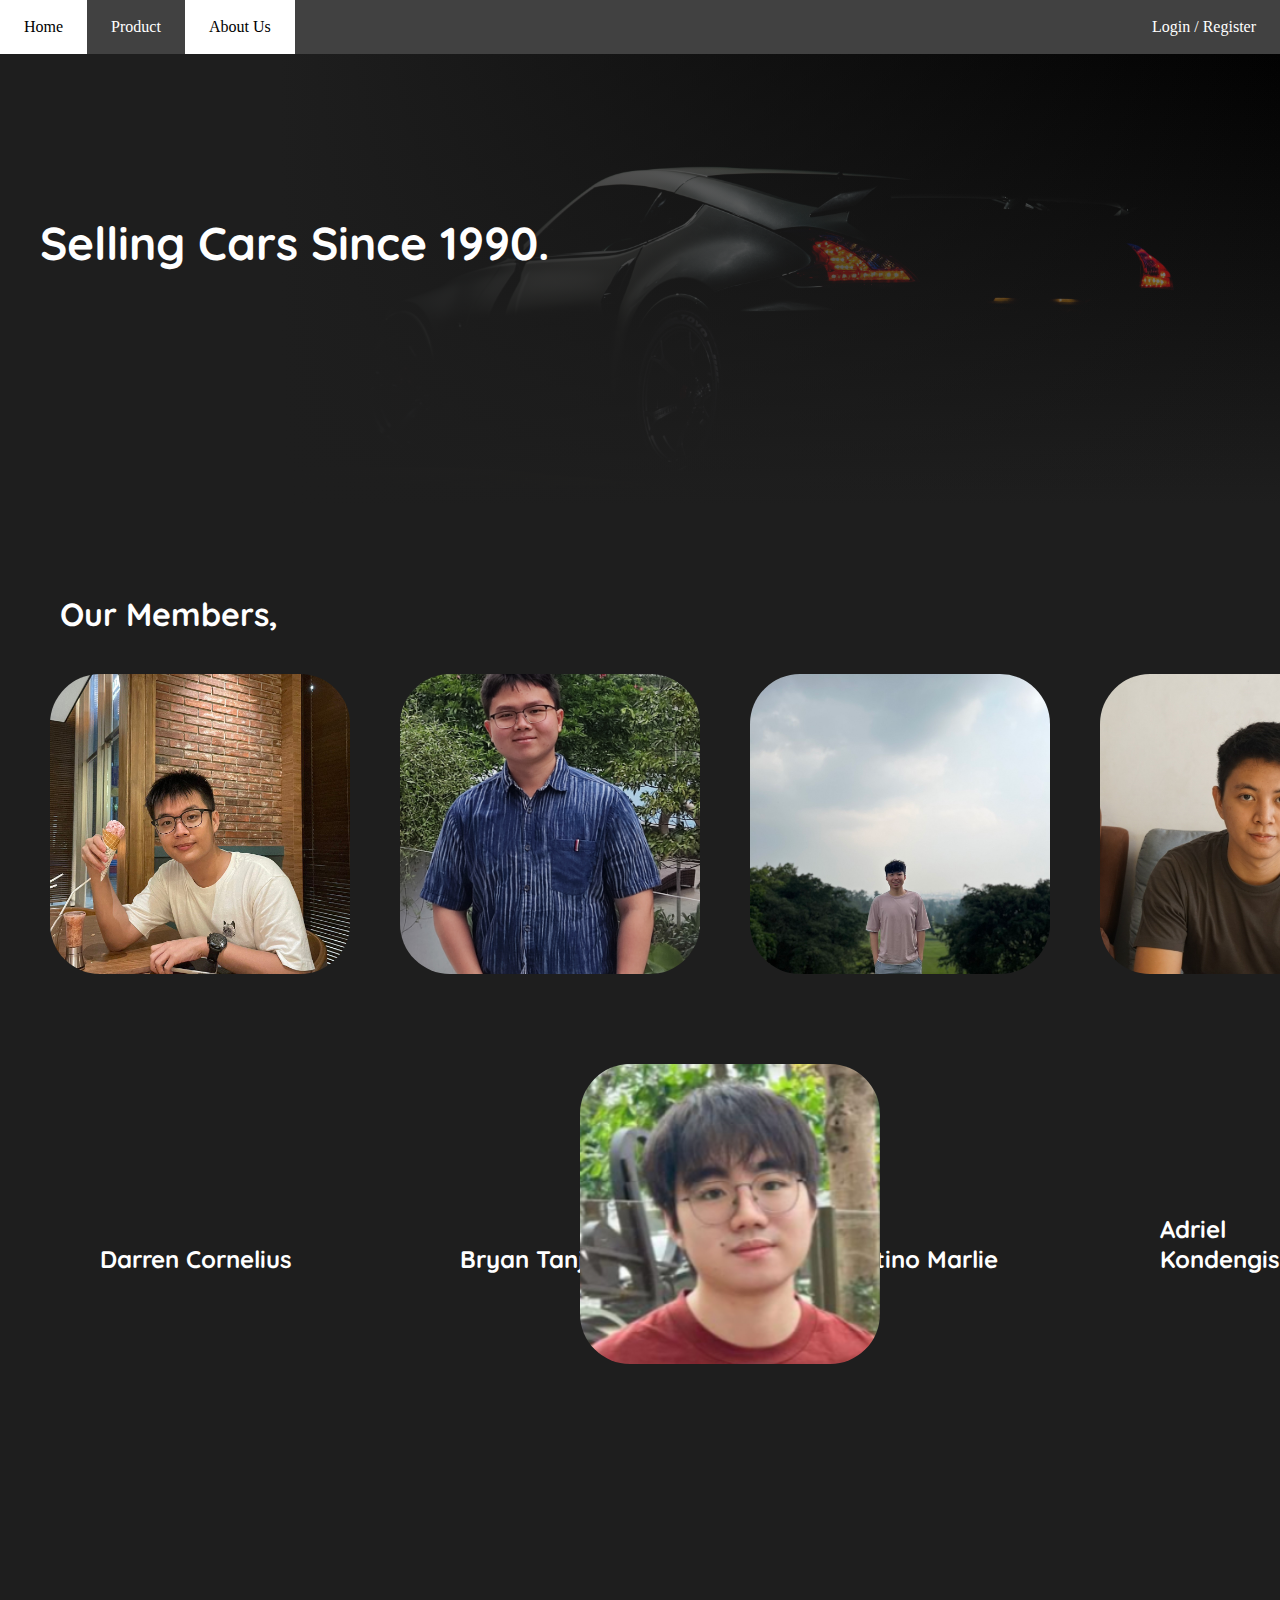
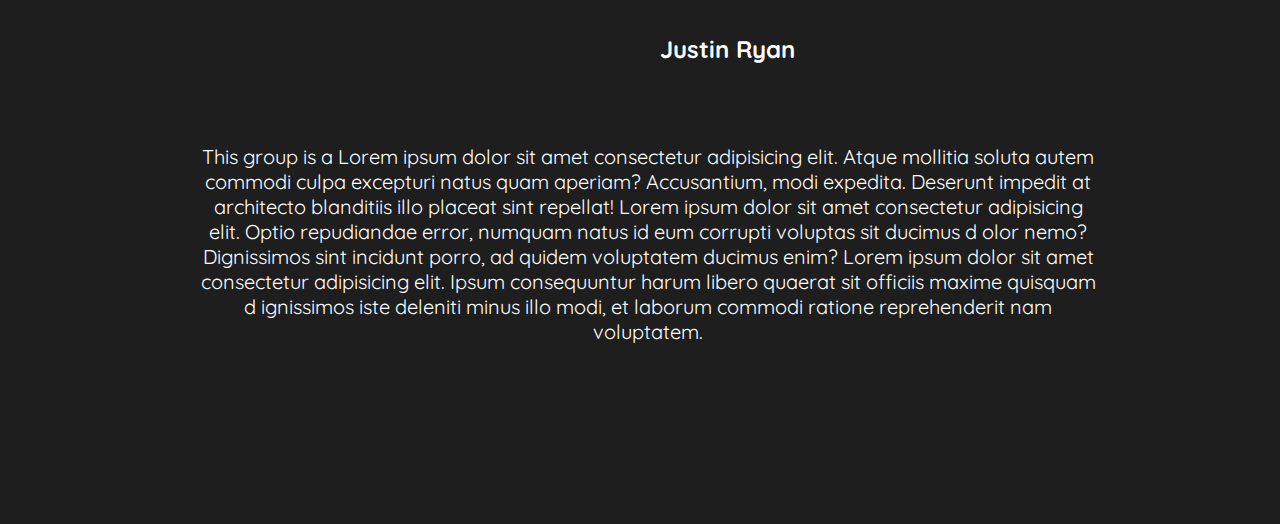
<file: aboutus.html>
<!DOCTYPE html>
<html lang="en">
  <head>
    <meta charset="UTF-8" />
    <meta http-equiv="X-UA-Compatible" content="IE=edge" />
    <meta name="viewport" content="width=device-width, initial-scale=1.0" />
    <link rel="stylesheet" href="./styles/about-us/aboutus.css" />
    <link rel="preconnect" href="https://fonts.googleapis.com" />
    <link rel="preconnect" href="https://fonts.gstatic.com" crossorigin />
    <link
      href="https://fonts.googleapis.com/css2?family=Quicksand:wght@300;400;500&family=Secular+One&display=swap"
      rel="stylesheet"
    />
    <link rel="stylesheet" href="./styles/car-page/ioniq5.css" />
    <title>Document</title>
  </head>
  <body>
    <nav class="adr-product-navigation">
      <div class="adr-product-menu">
        <a
          class="adr-product-menu-button adr-product-menu-button-default"
          href="./index.html"
        >
          Home
        </a>
        <a
          class="adr-product-menu-button adr-product-menu-button-default"
          href="./product.html"
        >
          Product
        </a>
        <a class="adr-product-menu-button adr-product-menu-button-active">
          About Us
        </a>
      </div>
      <div class="adr-product-menu">
        <a
          class="adr-product-menu-button adr-product-menu-button-default"
          href="./login.html"
        >
          Login / Register
        </a>
      </div>
    </nav>
    <div class="header">
      <h1 class="motto">Selling Cars Since 1990.</h1>
    </div>

    <div class="members">
      <h1>Our Members,</h1>
      <div class="darren-profile">
        <img
          class="darren-img"
          src="assets/about-us/images/gambar_darren.jpg"
          width="300px"
          height="300px"
          alt=""
        />
        <h2 class="darren-name">Darren Cornelius</h2>
      </div>

      <div class="bryan-profile">
        <img
          class="bryan-img"
          src="assets/about-us/images/gambar_bryan.jpg"
          width="300px"
          height="300px"
          alt=""
        />
        <h2 class="bryan-name">Bryan Tanjaya</h2>
      </div>

      <div class="valen-profile">
        <img
          class="valen-img"
          src="assets/about-us/images/gambar_valen.jpg"
          width="300px"
          height="300px"
          alt=""
        />
        <h2 class="valen-name">Valentino Marlie</h2>
      </div>

      <div class="adriel-profile">
        <img
          class="adriel-img"
          src="assets/about-us/images/gambar_adriel.jpg"
          width="300px"
          height="300px"
          alt=""
        />
        <h2 class="adriel-name">Adriel Kondengis</h2>
      </div>

      <div class="justin-profile">
        <img
          class="justin-img"
          src="assets/about-us/images/gambar_justin.jpg"
          width="300px"
          height="300px"
          alt=""
        />
        <h2 class="justin-name">Justin Ryan</h2>
      </div>

      <p class="desc">
        This group is a Lorem ipsum dolor sit amet consectetur adipisicing elit.
        Atque mollitia soluta autem commodi culpa excepturi natus quam aperiam?
        Accusantium, modi expedita. Deserunt impedit at architecto blanditiis
        illo placeat sint repellat! Lorem ipsum dolor sit amet consectetur
        adipisicing elit. Optio repudiandae error, numquam natus id eum corrupti
        voluptas sit ducimus d olor nemo? Dignissimos sint incidunt porro, ad
        quidem voluptatem ducimus enim? Lorem ipsum dolor sit amet consectetur
        adipisicing elit. Ipsum consequuntur harum libero quaerat sit officiis
        maxime quisquam d ignissimos iste deleniti minus illo modi, et laborum
        commodi ratione reprehenderit nam voluptatem.
      </p>
    </div>
  </body>
</html>
</file>
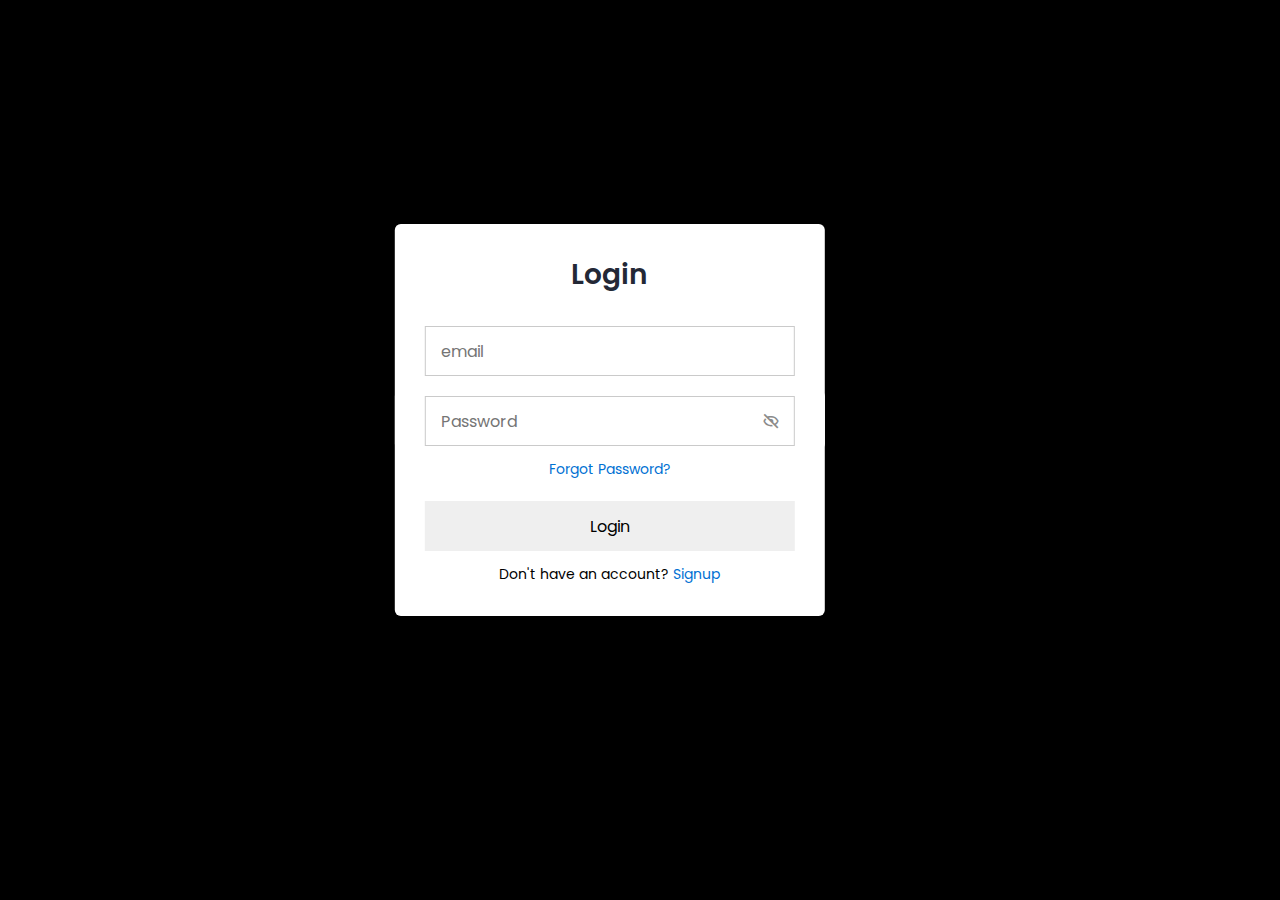
<file: login.html>
<!DOCTYPE html>
<html lang="en">
  <head>
    <meta charset="UTF-8" />
    <meta http-equiv="X-UA-Compatible" content="IE=edge" />
    <meta name="viewport" content="width=device-width, initial-scale=1.0" />
    <!-- css -->
    <link rel="stylesheet" href="styles/login/login.css" />

    <!-- boxicon -->
    <link
      href="https://unpkg.com/boxicons@2.1.4/css/boxicons.min.css"
      rel="stylesheet"
    />

    <title>Login</title>
  </head>
  <body>
    <section class="container forms">
      <div class="form login">
        <div class="form content">
          <header>Login</header>

          <form action="#">
            <div class="field input-field">
              <input type="email" placeholder="email" class="input" />
            </div>

            <div class="field input-field">
              <input type="password" placeholder="Password" class="password" />
              <i class="bx bx-hide eye-icon"></i>
            </div>

            <div class="form-link">
              <a href="#" class="forgot-pass">Forgot Password?</a>
            </div>

            <div class="field button-field">
              <button onclick='window.open("./product.html", "_self")'>
                Login
              </button>
            </div>

            <div class="form-link">
              <span
                >Don't have an account?
                <a href="#" class="link signup-link">Signup</a></span
              >
            </div>
          </form>
        </div>
      </div>

      <div class="form signup">
        <div class="form content">
          <header>Sign Up</header>

          <form action="#">
            <div class="field input-field">
              <input type="email" placeholder="email" class="input" />
            </div>

            <div class="field input-field">
              <input type="password" placeholder="Password" class="password" />
              <i class="bx bx-hide eye-icon"></i>
            </div>

            <div class="field input-field">
              <input
                type="password"
                placeholder="Confirm Password"
                class="password"
              />
              <i class="bx bx-hide eye-icon"></i>
            </div>

            <div class="field button-field">
              <button onclick='window.open("./product.html", "_self")'>
                Sign Up
              </button>
            </div>

            <div class="form-link">
              <span
                >Already have an account?
                <a href="#" class="link login-link">Login</a></span
              >
            </div>
          </form>
        </div>
      </div>
    </section>
    <script src="js/login/login_page.js"></script>
  </body>
</html>
</file>
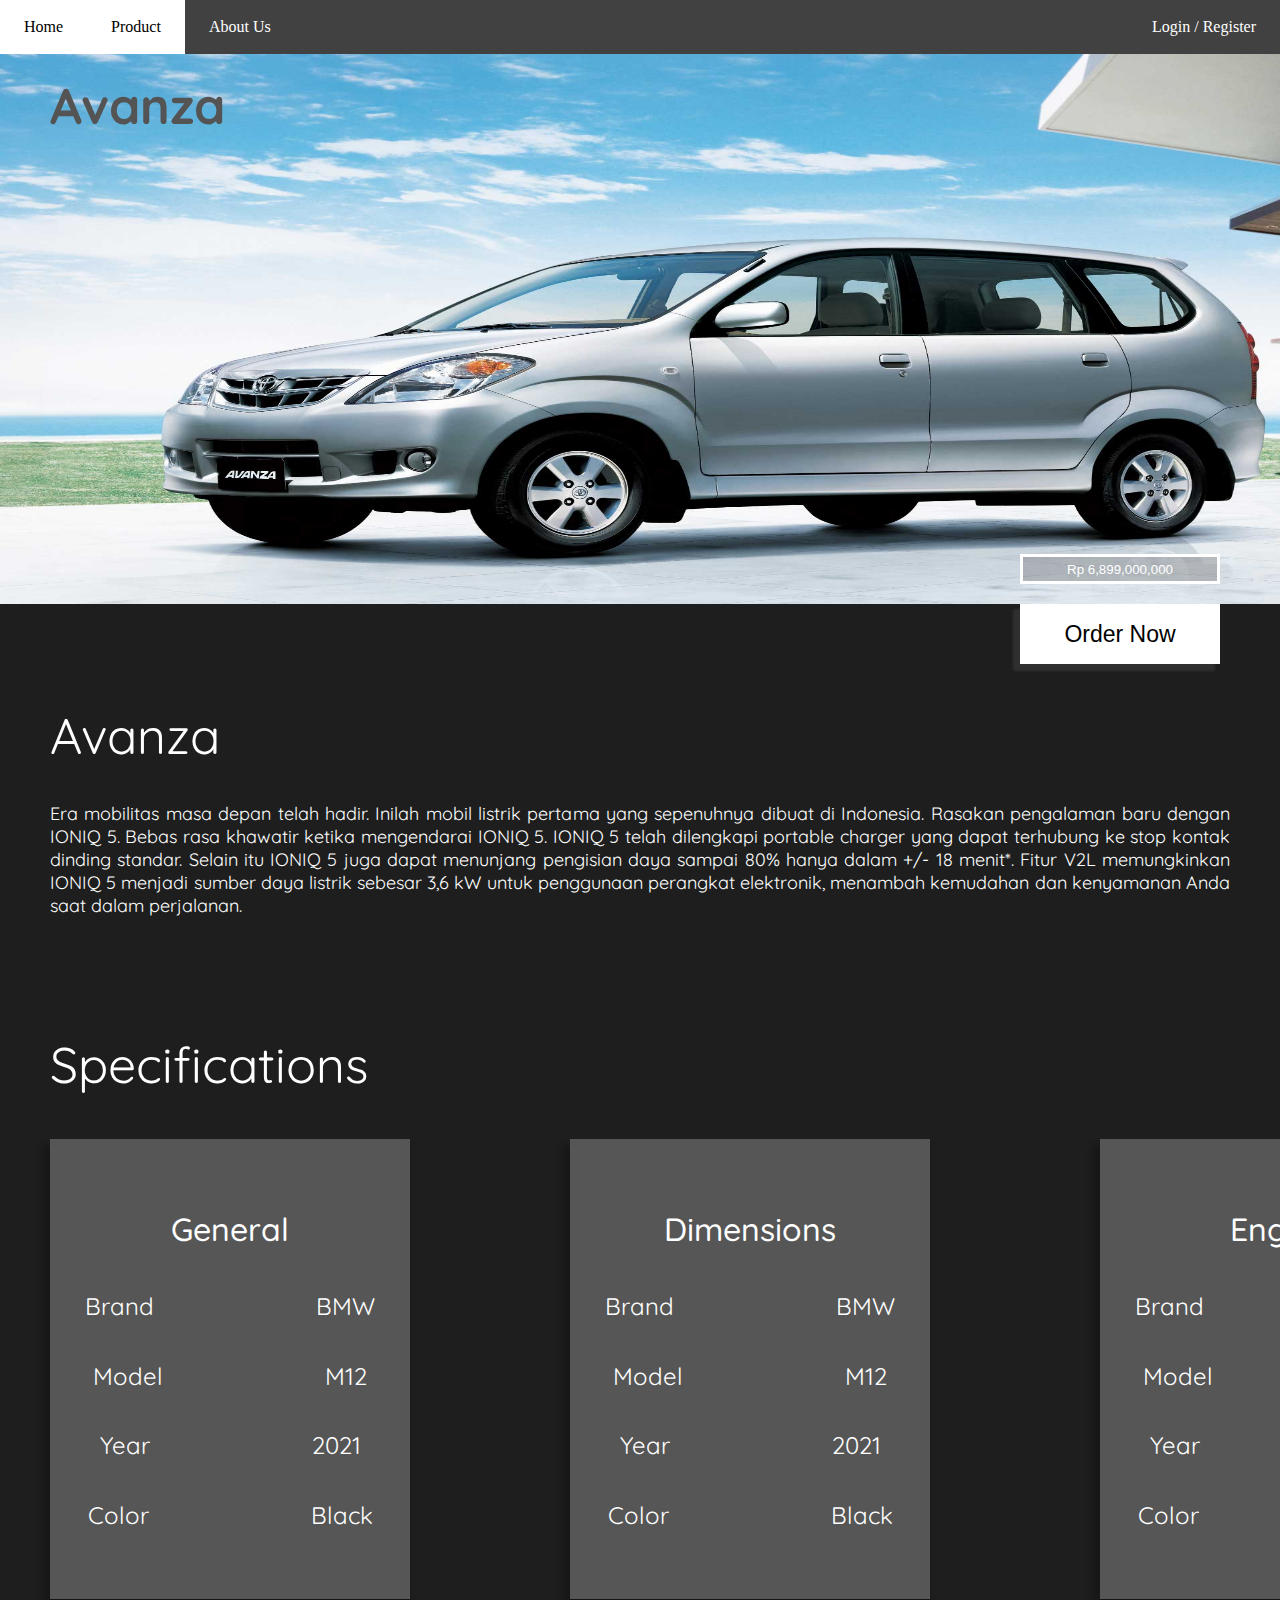
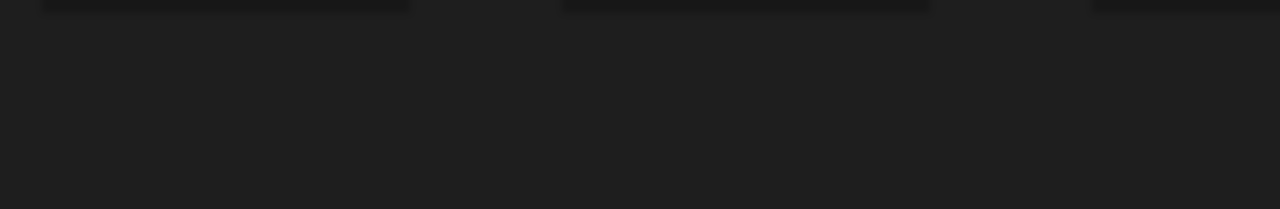
<file: site/product/car/avanza.html>
<!DOCTYPE html>
<html lang="en">
  <head>
    <meta charset="UTF-8" />
    <meta http-equiv="X-UA-Compatible" content="IE=edge" />
    <meta name="viewport" content="width=device-width, initial-scale=1.0" />
    <link rel="preconnect" href="https://fonts.googleapis.com" />
    <link rel="preconnect" href="https://fonts.gstatic.com" crossorigin />
    <link
      href="https://fonts.googleapis.com/css2?family=Quicksand:wght@300;400;500&family=Secular+One&display=swap"
      rel="stylesheet"
    />
    <link rel="stylesheet" href="../../../styles/car-page/avanza.css" />
    <title>Document</title>
  </head>
  <body>
    <nav class="adr-product-navigation">
      <div class="adr-product-menu">
        <a
          class="adr-product-menu-button adr-product-menu-button-default"
          href="../../../index.html"
        >
          Home
        </a>
        <a class="adr-product-menu-button adr-product-menu-button-active">
          Product
        </a>
        <a
          class="adr-product-menu-button adr-product-menu-button-default"
          href="../../../aboutus.html"
        >
          About Us
        </a>
      </div>
      <div class="adr-product-menu">
        <a
          class="adr-product-menu-button adr-product-menu-button-default"
          href="../../../login.html"
        >
          Login / Register
        </a>
      </div>
    </nav>

    <div class="car-image">
      <img
        src="../../../assets/product/images/car/avanza-banner.jpg"
        width="1600"
        height="550"
        alt=""
      />
      <h1 class="car-name">Avanza</h1>
      <button class="price">Rp 6,899,000,000</button>
      <button
        class="order-button"
        onclick='window.open("../payment/order.html?model=Toyota Avanza&year=2023&color=White", "_self")'
      >
        Order Now
      </button>
    </div>

    <div class="car-desc">
      <h1 class="car-desc-name">Avanza</h1>
      <p class="car-desc-content">
        Era mobilitas masa depan telah hadir. Inilah mobil listrik pertama yang
        sepenuhnya dibuat di Indonesia. Rasakan pengalaman baru dengan IONIQ 5.
        Bebas rasa khawatir ketika mengendarai IONIQ 5. IONIQ 5 telah dilengkapi
        portable charger yang dapat terhubung ke stop kontak dinding standar.
        Selain itu IONIQ 5 juga dapat menunjang pengisian daya sampai 80% hanya
        dalam +/- 18 menit*. Fitur V2L memungkinkan IONIQ 5 menjadi sumber daya
        listrik sebesar 3,6 kW untuk penggunaan perangkat elektronik, menambah
        kemudahan dan kenyamanan Anda saat dalam perjalanan.
      </p>
    </div>

    <div class="car-spec">
      <h1 class="spec-title">Specifications</h1>
      <div class="general">
        <h1>General</h1>
        <h2>Brand &emsp; &emsp; &emsp; &emsp; &emsp; BMW</h2>
        <h2>Model &emsp; &emsp; &emsp; &emsp; &emsp; M12</h2>
        <h2>Year &emsp; &emsp; &emsp; &emsp; &emsp; 2021</h2>
        <h2>Color &emsp; &emsp; &emsp; &emsp; &emsp; Black</h2>
      </div>
      <div class="dimensions">
        <h1>Dimensions</h1>
        <h2>Brand &emsp; &emsp; &emsp; &emsp; &emsp; BMW</h2>
        <h2>Model &emsp; &emsp; &emsp; &emsp; &emsp; M12</h2>
        <h2>Year &emsp; &emsp; &emsp; &emsp; &emsp; 2021</h2>
        <h2>Color &emsp; &emsp; &emsp; &emsp; &emsp; Black</h2>
      </div>
      <div class="engine">
        <h1>Engine</h1>
        <h2>Brand &emsp; &emsp; &emsp; &emsp; &emsp; BMW</h2>
        <h2>Model &emsp; &emsp; &emsp; &emsp; &emsp; M12</h2>
        <h2>Year &emsp; &emsp; &emsp; &emsp; &emsp; 2021</h2>
        <h2>Color &emsp; &emsp; &emsp; &emsp; &emsp; Black</h2>
      </div>
    </div>
  </body>
</html>
</file>
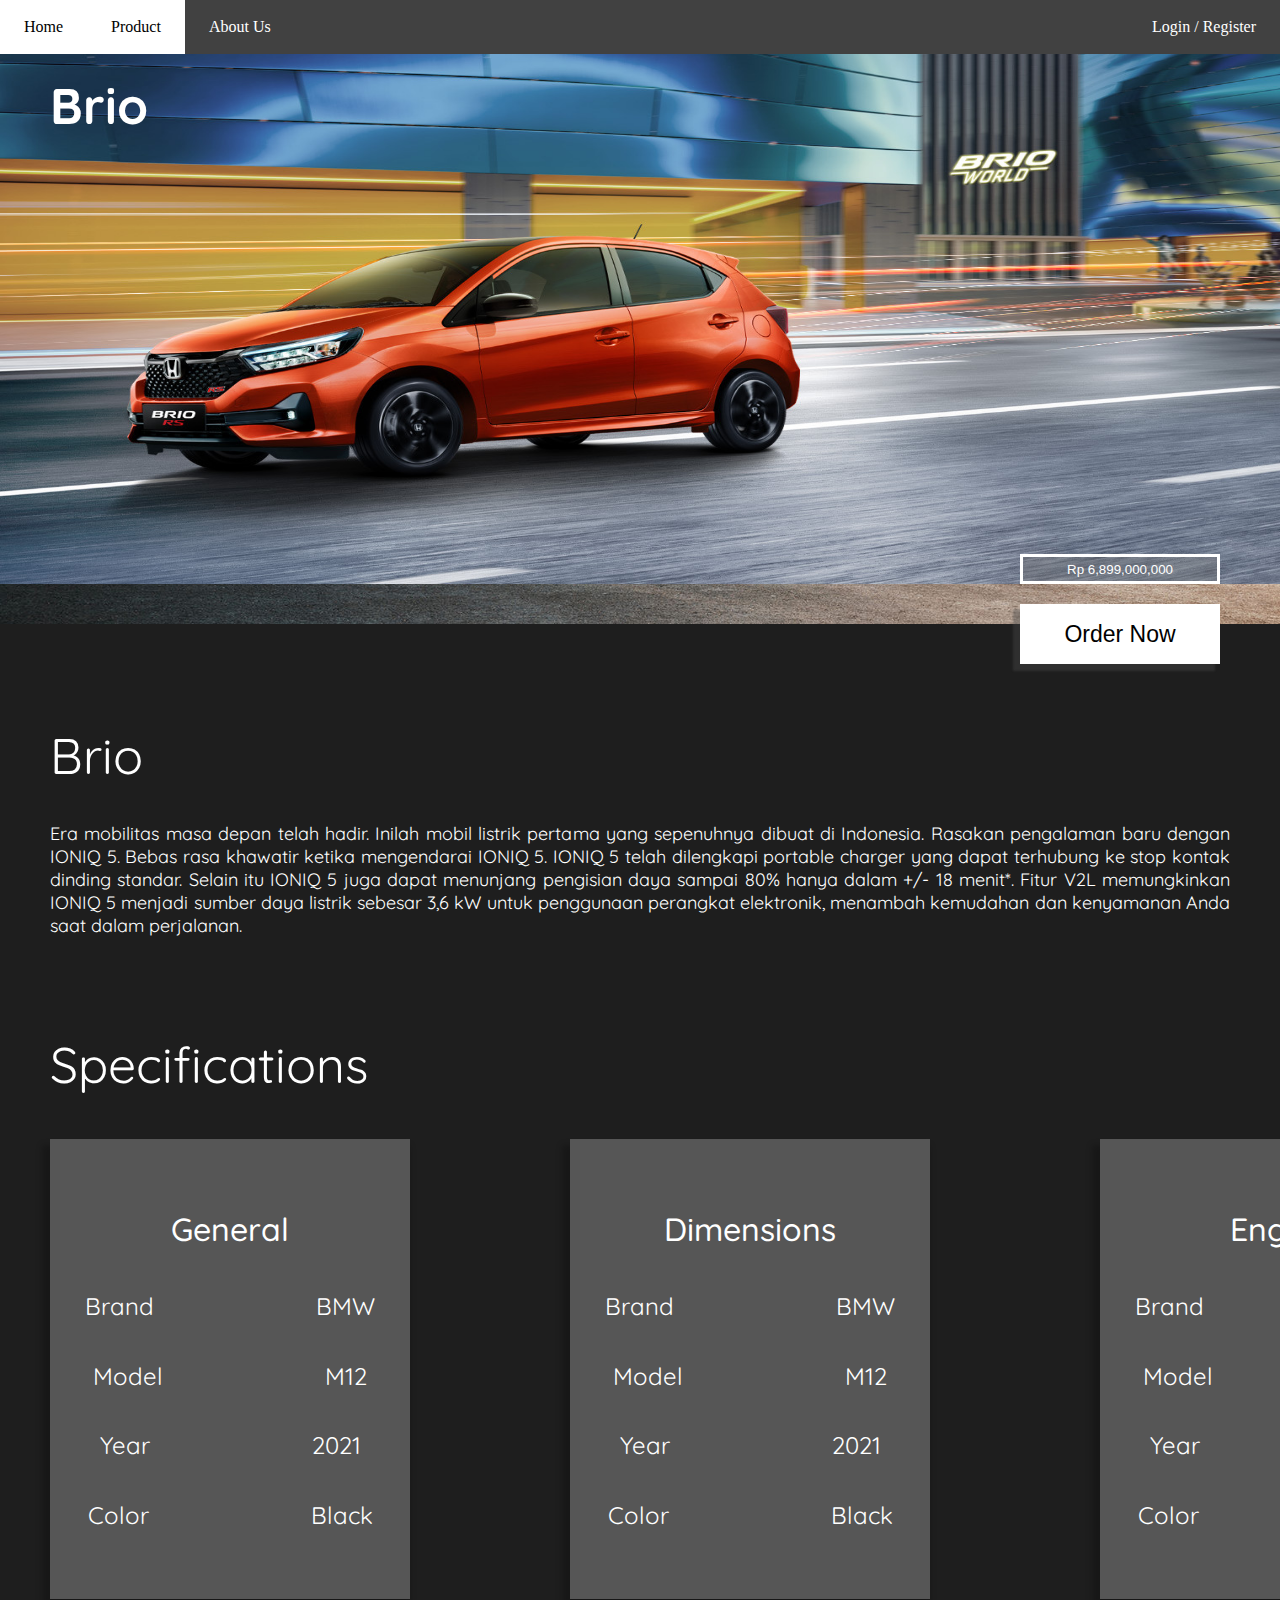
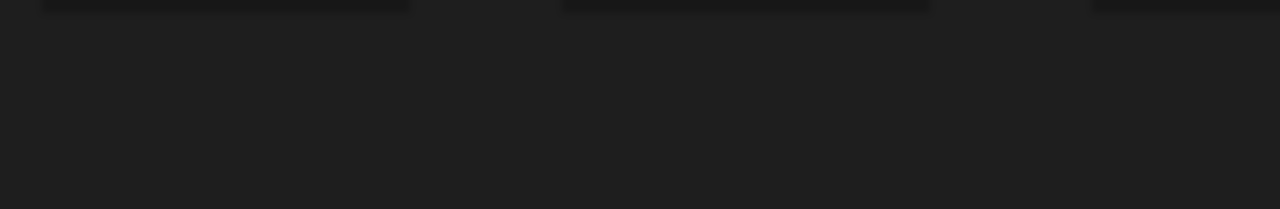
<file: site/product/car/brio.html>
<!DOCTYPE html>
<html lang="en">
  <head>
    <meta charset="UTF-8" />
    <meta http-equiv="X-UA-Compatible" content="IE=edge" />
    <meta name="viewport" content="width=device-width, initial-scale=1.0" />
    <link rel="preconnect" href="https://fonts.googleapis.com" />
    <link rel="preconnect" href="https://fonts.gstatic.com" crossorigin />
    <link
      href="https://fonts.googleapis.com/css2?family=Quicksand:wght@300;400;500&family=Secular+One&display=swap"
      rel="stylesheet"
    />
    <link rel="stylesheet" href="../../../styles/car-page/brio.css" />
    <title>Document</title>
  </head>
  <body>
    <nav class="adr-product-navigation">
      <div class="adr-product-menu">
        <a
          class="adr-product-menu-button adr-product-menu-button-default"
          href="../../../index.html"
        >
          Home
        </a>
        <a class="adr-product-menu-button adr-product-menu-button-active">
          Product
        </a>
        <a
          class="adr-product-menu-button adr-product-menu-button-default"
          href="../../../aboutus.html"
        >
          About Us
        </a>
      </div>
      <div class="adr-product-menu">
        <a
          class="adr-product-menu-button adr-product-menu-button-default"
          href="../../../login.html"
        >
          Login / Register
        </a>
      </div>
    </nav>

    <div class="car-image">
      <img
        src="../../../assets/product/images/car/brio-banner.jpg"
        width="1600"
        height="530"
        alt=""
      />
      <h1 class="car-name">Brio</h1>
      <button class="price">Rp 6,899,000,000</button>
      <button
        class="order-button"
        onclick='window.open("../payment/order.html?model=Honda Brio&year=2019&color=Orange", "_self")'
      >
        Order Now
      </button>
    </div>

    <div class="car-desc">
      <h1 class="car-desc-name">Brio</h1>
      <p class="car-desc-content">
        Era mobilitas masa depan telah hadir. Inilah mobil listrik pertama yang
        sepenuhnya dibuat di Indonesia. Rasakan pengalaman baru dengan IONIQ 5.
        Bebas rasa khawatir ketika mengendarai IONIQ 5. IONIQ 5 telah dilengkapi
        portable charger yang dapat terhubung ke stop kontak dinding standar.
        Selain itu IONIQ 5 juga dapat menunjang pengisian daya sampai 80% hanya
        dalam +/- 18 menit*. Fitur V2L memungkinkan IONIQ 5 menjadi sumber daya
        listrik sebesar 3,6 kW untuk penggunaan perangkat elektronik, menambah
        kemudahan dan kenyamanan Anda saat dalam perjalanan.
      </p>
    </div>

    <div class="car-spec">
      <h1 class="spec-title">Specifications</h1>
      <div class="general">
        <h1>General</h1>
        <h2>Brand &emsp; &emsp; &emsp; &emsp; &emsp; BMW</h2>
        <h2>Model &emsp; &emsp; &emsp; &emsp; &emsp; M12</h2>
        <h2>Year &emsp; &emsp; &emsp; &emsp; &emsp; 2021</h2>
        <h2>Color &emsp; &emsp; &emsp; &emsp; &emsp; Black</h2>
      </div>
      <div class="dimensions">
        <h1>Dimensions</h1>
        <h2>Brand &emsp; &emsp; &emsp; &emsp; &emsp; BMW</h2>
        <h2>Model &emsp; &emsp; &emsp; &emsp; &emsp; M12</h2>
        <h2>Year &emsp; &emsp; &emsp; &emsp; &emsp; 2021</h2>
        <h2>Color &emsp; &emsp; &emsp; &emsp; &emsp; Black</h2>
      </div>
      <div class="engine">
        <h1>Engine</h1>
        <h2>Brand &emsp; &emsp; &emsp; &emsp; &emsp; BMW</h2>
        <h2>Model &emsp; &emsp; &emsp; &emsp; &emsp; M12</h2>
        <h2>Year &emsp; &emsp; &emsp; &emsp; &emsp; 2021</h2>
        <h2>Color &emsp; &emsp; &emsp; &emsp; &emsp; Black</h2>
      </div>
    </div>
  </body>
</html>
</file>
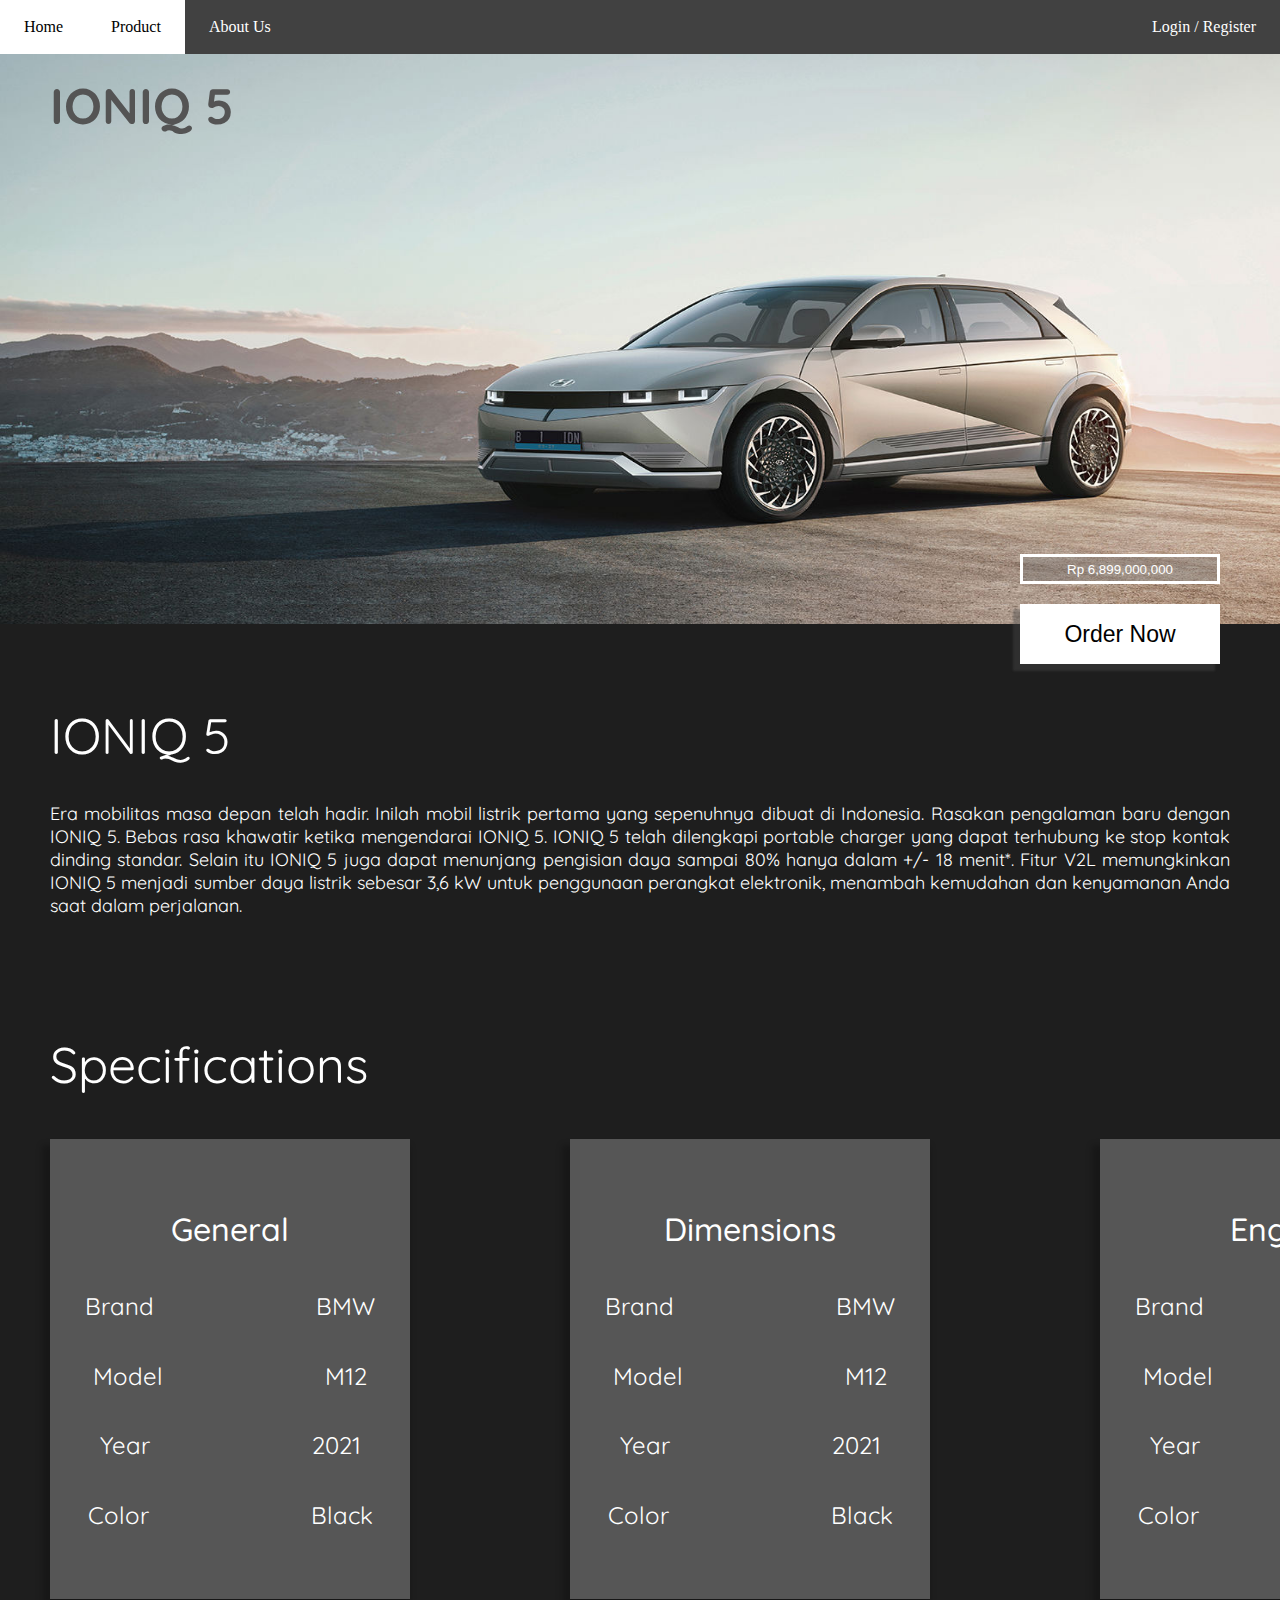
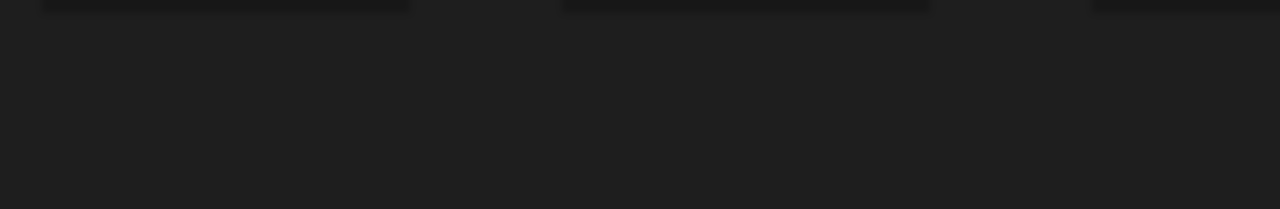
<file: site/product/car/ioniq5.html>
<!DOCTYPE html>
<html lang="en">
  <head>
    <meta charset="UTF-8" />
    <meta http-equiv="X-UA-Compatible" content="IE=edge" />
    <meta name="viewport" content="width=device-width, initial-scale=1.0" />
    <link rel="preconnect" href="https://fonts.googleapis.com" />
    <link rel="preconnect" href="https://fonts.gstatic.com" crossorigin />
    <link
      href="https://fonts.googleapis.com/css2?family=Quicksand:wght@300;400;500&family=Secular+One&display=swap"
      rel="stylesheet"
    />
    <link rel="stylesheet" href="../../../styles/car-page/ioniq5.css" />
    <title>Document</title>
  </head>
  <body>
    <nav class="adr-product-navigation">
      <div class="adr-product-menu">
        <a
          class="adr-product-menu-button adr-product-menu-button-default"
          href="../../../index.html"
        >
          Home
        </a>
        <a class="adr-product-menu-button adr-product-menu-button-active">
          Product
        </a>
        <a
          class="adr-product-menu-button adr-product-menu-button-default"
          href="../../../aboutus.html"
        >
          About Us
        </a>
      </div>
      <div class="adr-product-menu">
        <a
          class="adr-product-menu-button adr-product-menu-button-default"
          href="../../../login.html"
        >
          Login / Register
        </a>
      </div>
    </nav>

    <div class="car-image">
      <img
        src="../../../assets/product/images/car/ioniq-5-banner.jpg"
        width="1600"
        height="550"
        alt=""
      />
      <h1 class="car-name">IONIQ 5</h1>
      <button class="price">Rp 6,899,000,000</button>
      <button
        class="order-button"
        onclick='window.open("../payment/order.html?model=Hyundai IONIQ 5&year=2022&color=Blue Metal", "_self")'
      >
        Order Now
      </button>
    </div>

    <div class="car-desc">
      <h1 class="car-desc-name">IONIQ 5</h1>
      <p class="car-desc-content">
        Era mobilitas masa depan telah hadir. Inilah mobil listrik pertama yang
        sepenuhnya dibuat di Indonesia. Rasakan pengalaman baru dengan IONIQ 5.
        Bebas rasa khawatir ketika mengendarai IONIQ 5. IONIQ 5 telah dilengkapi
        portable charger yang dapat terhubung ke stop kontak dinding standar.
        Selain itu IONIQ 5 juga dapat menunjang pengisian daya sampai 80% hanya
        dalam +/- 18 menit*. Fitur V2L memungkinkan IONIQ 5 menjadi sumber daya
        listrik sebesar 3,6 kW untuk penggunaan perangkat elektronik, menambah
        kemudahan dan kenyamanan Anda saat dalam perjalanan.
      </p>
    </div>

    <div class="car-spec">
      <h1 class="spec-title">Specifications</h1>
      <div class="general">
        <h1>General</h1>
        <h2>Brand &emsp; &emsp; &emsp; &emsp; &emsp; BMW</h2>
        <h2>Model &emsp; &emsp; &emsp; &emsp; &emsp; M12</h2>
        <h2>Year &emsp; &emsp; &emsp; &emsp; &emsp; 2021</h2>
        <h2>Color &emsp; &emsp; &emsp; &emsp; &emsp; Black</h2>
      </div>
      <div class="dimensions">
        <h1>Dimensions</h1>
        <h2>Brand &emsp; &emsp; &emsp; &emsp; &emsp; BMW</h2>
        <h2>Model &emsp; &emsp; &emsp; &emsp; &emsp; M12</h2>
        <h2>Year &emsp; &emsp; &emsp; &emsp; &emsp; 2021</h2>
        <h2>Color &emsp; &emsp; &emsp; &emsp; &emsp; Black</h2>
      </div>
      <div class="engine">
        <h1>Engine</h1>
        <h2>Brand &emsp; &emsp; &emsp; &emsp; &emsp; BMW</h2>
        <h2>Model &emsp; &emsp; &emsp; &emsp; &emsp; M12</h2>
        <h2>Year &emsp; &emsp; &emsp; &emsp; &emsp; 2021</h2>
        <h2>Color &emsp; &emsp; &emsp; &emsp; &emsp; Black</h2>
      </div>
    </div>
  </body>
</html>
</file>
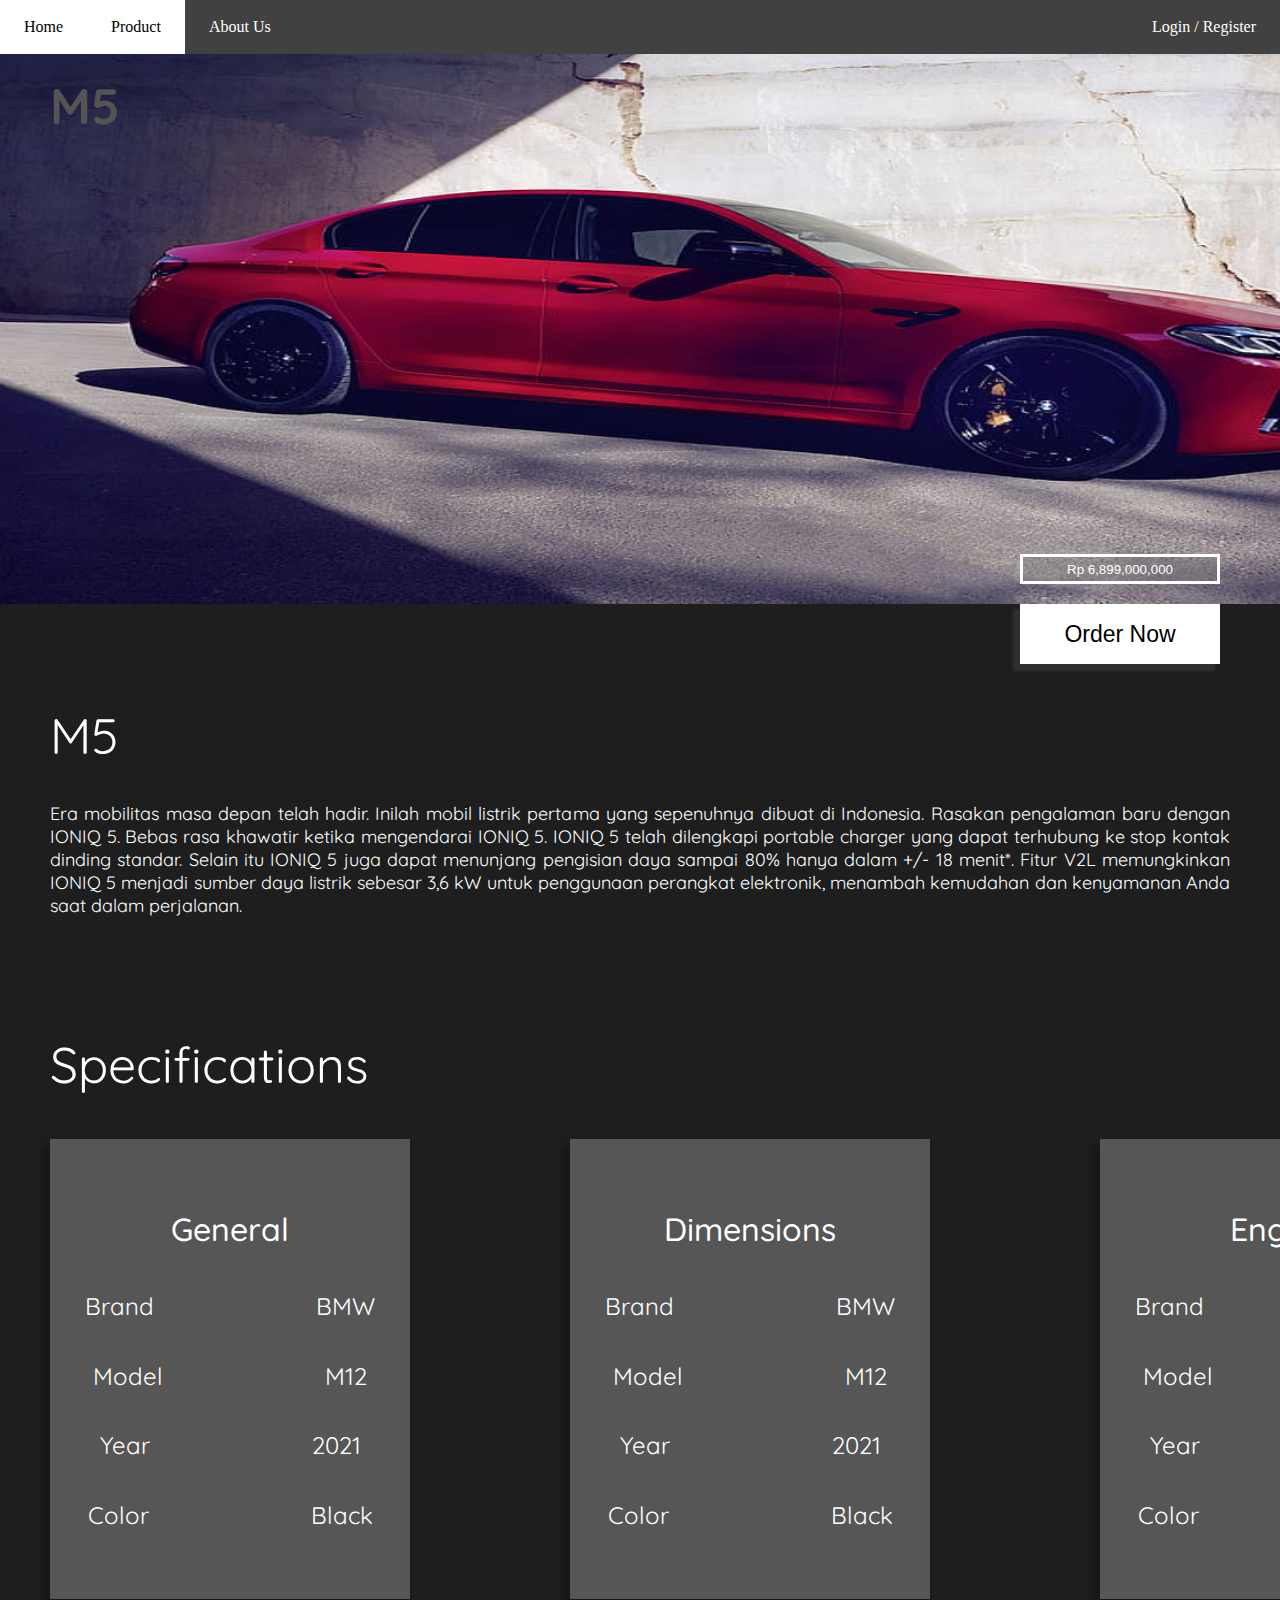
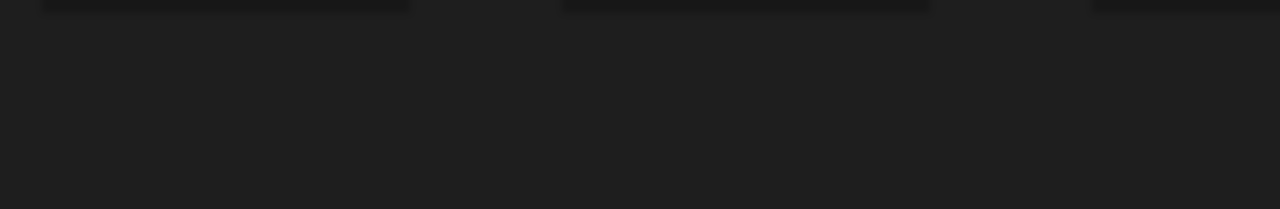
<file: site/product/car/m5.html>
<!DOCTYPE html>
<html lang="en">
  <head>
    <meta charset="UTF-8" />
    <meta http-equiv="X-UA-Compatible" content="IE=edge" />
    <meta name="viewport" content="width=device-width, initial-scale=1.0" />
    <link rel="preconnect" href="https://fonts.googleapis.com" />
    <link rel="preconnect" href="https://fonts.gstatic.com" crossorigin />
    <link
      href="https://fonts.googleapis.com/css2?family=Quicksand:wght@300;400;500&family=Secular+One&display=swap"
      rel="stylesheet"
    />
    <link rel="stylesheet" href="../../../styles/car-page/m5.css" />
    <title>Document</title>
  </head>
  <body>
    <nav class="adr-product-navigation">
      <div class="adr-product-menu">
        <a
          class="adr-product-menu-button adr-product-menu-button-default"
          href="../../../index.html"
        >
          Home
        </a>
        <a class="adr-product-menu-button adr-product-menu-button-active">
          Product
        </a>
        <a
          class="adr-product-menu-button adr-product-menu-button-default"
          href="../../../aboutus.html"
        >
          About Us
        </a>
      </div>
      <div class="adr-product-menu">
        <a
          class="adr-product-menu-button adr-product-menu-button-default"
          href="../../../login.html"
        >
          Login / Register
        </a>
      </div>
    </nav>

    <div class="car-image">
      <img
        src="../../../assets/product/images/car/m5-banner.jpg"
        width="1600"
        height="550"
        alt=""
      />
      <h1 class="car-name">M5</h1>
      <button class="price">Rp 6,899,000,000</button>
      <button
        class="order-button"
        onclick='window.open("../payment/order.html?model=BMW M5&year=2023&color=Metallic Red", "_self")'
      >
        Order Now
      </button>
    </div>

    <div class="car-desc">
      <h1 class="car-desc-name">M5</h1>
      <p class="car-desc-content">
        Era mobilitas masa depan telah hadir. Inilah mobil listrik pertama yang
        sepenuhnya dibuat di Indonesia. Rasakan pengalaman baru dengan IONIQ 5.
        Bebas rasa khawatir ketika mengendarai IONIQ 5. IONIQ 5 telah dilengkapi
        portable charger yang dapat terhubung ke stop kontak dinding standar.
        Selain itu IONIQ 5 juga dapat menunjang pengisian daya sampai 80% hanya
        dalam +/- 18 menit*. Fitur V2L memungkinkan IONIQ 5 menjadi sumber daya
        listrik sebesar 3,6 kW untuk penggunaan perangkat elektronik, menambah
        kemudahan dan kenyamanan Anda saat dalam perjalanan.
      </p>
    </div>

    <div class="car-spec">
      <h1 class="spec-title">Specifications</h1>
      <div class="general">
        <h1>General</h1>
        <h2>Brand &emsp; &emsp; &emsp; &emsp; &emsp; BMW</h2>
        <h2>Model &emsp; &emsp; &emsp; &emsp; &emsp; M12</h2>
        <h2>Year &emsp; &emsp; &emsp; &emsp; &emsp; 2021</h2>
        <h2>Color &emsp; &emsp; &emsp; &emsp; &emsp; Black</h2>
      </div>
      <div class="dimensions">
        <h1>Dimensions</h1>
        <h2>Brand &emsp; &emsp; &emsp; &emsp; &emsp; BMW</h2>
        <h2>Model &emsp; &emsp; &emsp; &emsp; &emsp; M12</h2>
        <h2>Year &emsp; &emsp; &emsp; &emsp; &emsp; 2021</h2>
        <h2>Color &emsp; &emsp; &emsp; &emsp; &emsp; Black</h2>
      </div>
      <div class="engine">
        <h1>Engine</h1>
        <h2>Brand &emsp; &emsp; &emsp; &emsp; &emsp; BMW</h2>
        <h2>Model &emsp; &emsp; &emsp; &emsp; &emsp; M12</h2>
        <h2>Year &emsp; &emsp; &emsp; &emsp; &emsp; 2021</h2>
        <h2>Color &emsp; &emsp; &emsp; &emsp; &emsp; Black</h2>
      </div>
    </div>
  </body>
</html>
</file>
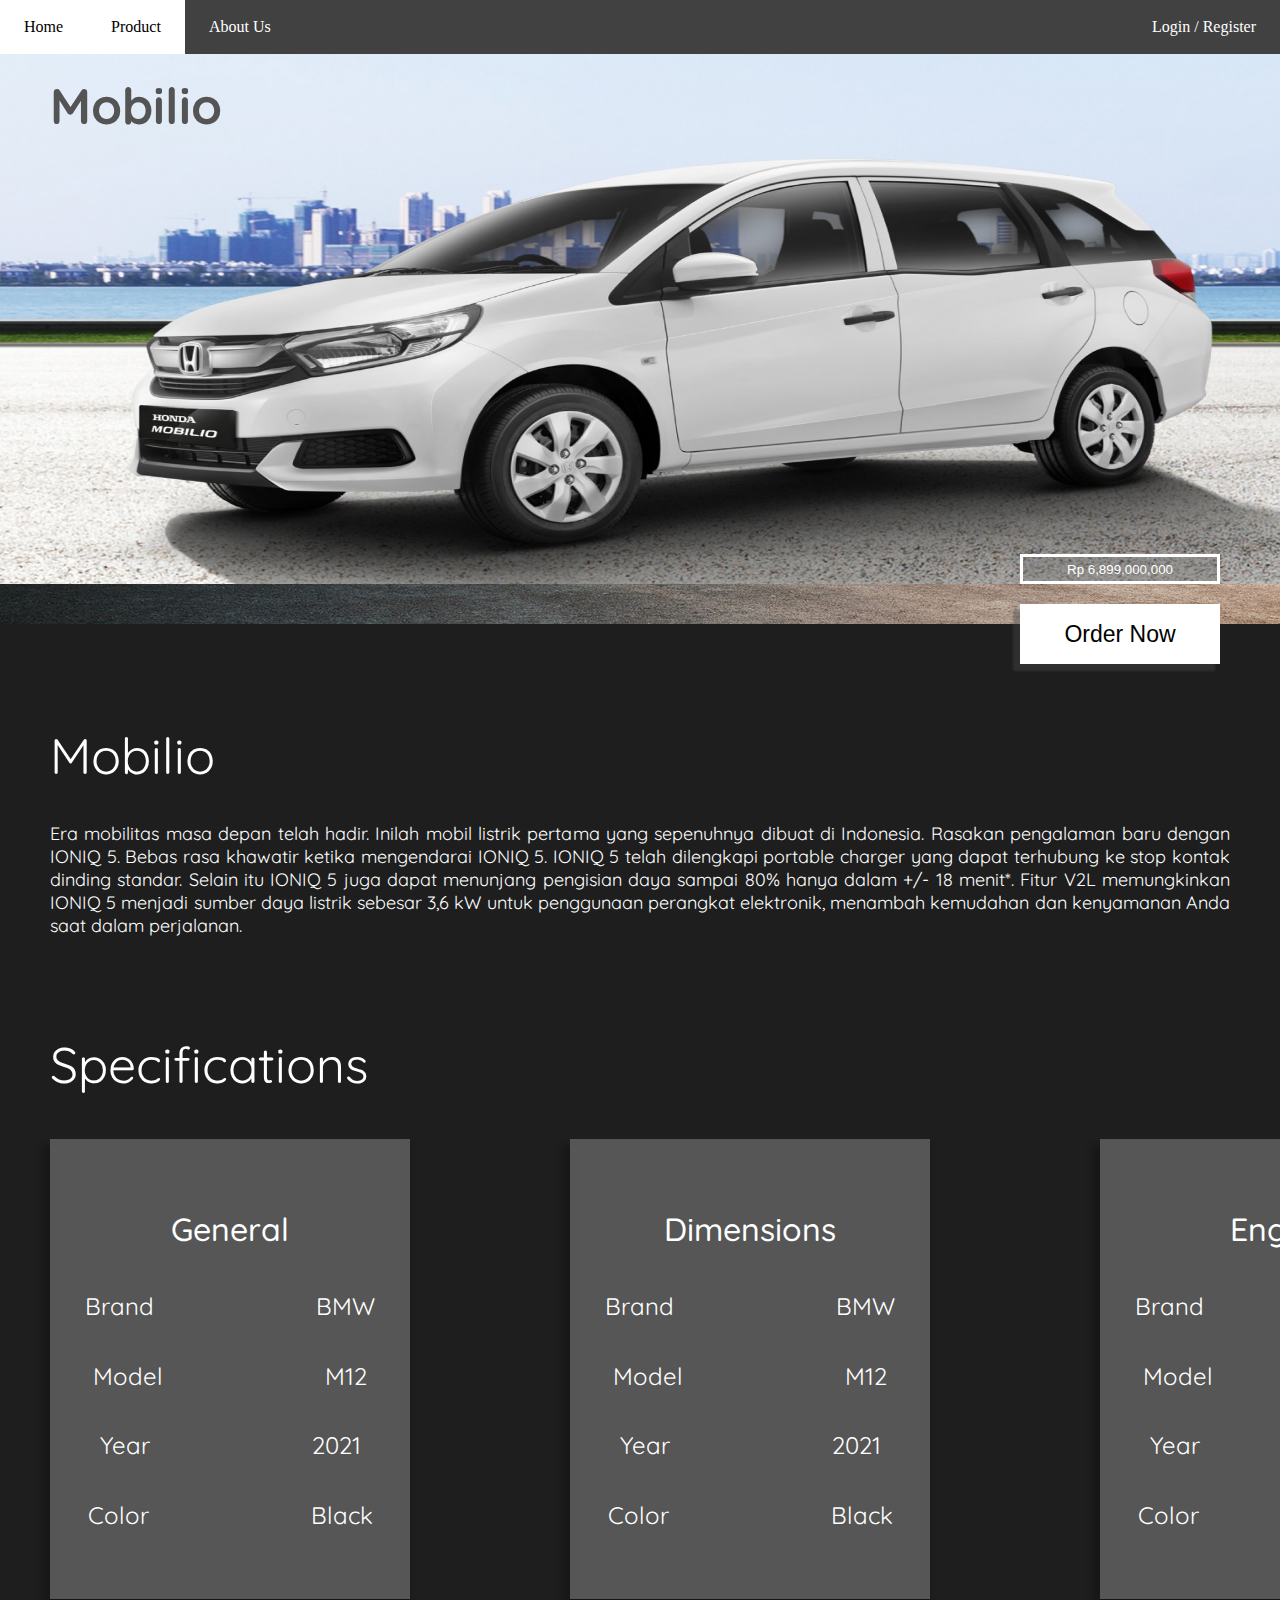
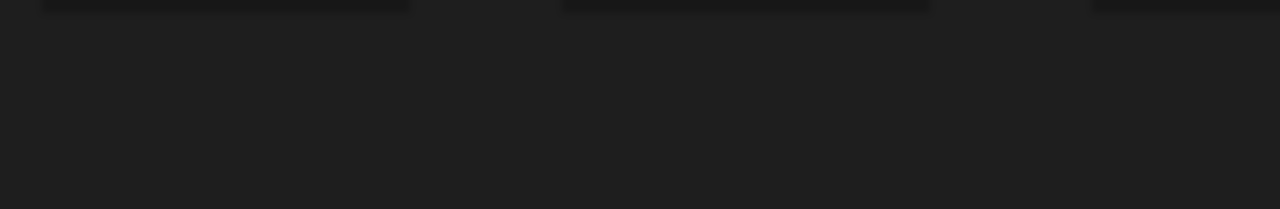
<file: site/product/car/mobilio.html>
<!DOCTYPE html>
<html lang="en">
  <head>
    <meta charset="UTF-8" />
    <meta http-equiv="X-UA-Compatible" content="IE=edge" />
    <meta name="viewport" content="width=device-width, initial-scale=1.0" />
    <link rel="preconnect" href="https://fonts.googleapis.com" />
    <link rel="preconnect" href="https://fonts.gstatic.com" crossorigin />
    <link
      href="https://fonts.googleapis.com/css2?family=Quicksand:wght@300;400;500&family=Secular+One&display=swap"
      rel="stylesheet"
    />
    <link rel="stylesheet" href="../../../styles/car-page/mobilio.css" />
    <title>Document</title>
  </head>
  <body>
    <nav class="adr-product-navigation">
      <div class="adr-product-menu">
        <a
          class="adr-product-menu-button adr-product-menu-button-default"
          href="../../../index.html"
        >
          Home
        </a>
        <a class="adr-product-menu-button adr-product-menu-button-active">
          Product
        </a>
        <a
          class="adr-product-menu-button adr-product-menu-button-default"
          href="../../../aboutus.html"
        >
          About Us
        </a>
      </div>
      <div class="adr-product-menu">
        <a
          class="adr-product-menu-button adr-product-menu-button-default"
          href="../../../login.html"
        >
          Login / Register
        </a>
      </div>
    </nav>

    <div class="car-image">
      <img
        src="../../../assets/product/images/car/mobilio-banner.png"
        width="1600"
        height="530"
        alt=""
      />
      <h1 class="car-name">Mobilio</h1>
      <button class="price">Rp 6,899,000,000</button>
      <button
        class="order-button"
        onclick='window.open("../payment/order.html?model=Honda Mobilio&year=2022&color=White", "_self")'
      >
        Order Now
      </button>
    </div>

    <div class="car-desc">
      <h1 class="car-desc-name">Mobilio</h1>
      <p class="car-desc-content">
        Era mobilitas masa depan telah hadir. Inilah mobil listrik pertama yang
        sepenuhnya dibuat di Indonesia. Rasakan pengalaman baru dengan IONIQ 5.
        Bebas rasa khawatir ketika mengendarai IONIQ 5. IONIQ 5 telah dilengkapi
        portable charger yang dapat terhubung ke stop kontak dinding standar.
        Selain itu IONIQ 5 juga dapat menunjang pengisian daya sampai 80% hanya
        dalam +/- 18 menit*. Fitur V2L memungkinkan IONIQ 5 menjadi sumber daya
        listrik sebesar 3,6 kW untuk penggunaan perangkat elektronik, menambah
        kemudahan dan kenyamanan Anda saat dalam perjalanan.
      </p>
    </div>

    <div class="car-spec">
      <h1 class="spec-title">Specifications</h1>
      <div class="general">
        <h1>General</h1>
        <h2>Brand &emsp; &emsp; &emsp; &emsp; &emsp; BMW</h2>
        <h2>Model &emsp; &emsp; &emsp; &emsp; &emsp; M12</h2>
        <h2>Year &emsp; &emsp; &emsp; &emsp; &emsp; 2021</h2>
        <h2>Color &emsp; &emsp; &emsp; &emsp; &emsp; Black</h2>
      </div>
      <div class="dimensions">
        <h1>Dimensions</h1>
        <h2>Brand &emsp; &emsp; &emsp; &emsp; &emsp; BMW</h2>
        <h2>Model &emsp; &emsp; &emsp; &emsp; &emsp; M12</h2>
        <h2>Year &emsp; &emsp; &emsp; &emsp; &emsp; 2021</h2>
        <h2>Color &emsp; &emsp; &emsp; &emsp; &emsp; Black</h2>
      </div>
      <div class="engine">
        <h1>Engine</h1>
        <h2>Brand &emsp; &emsp; &emsp; &emsp; &emsp; BMW</h2>
        <h2>Model &emsp; &emsp; &emsp; &emsp; &emsp; M12</h2>
        <h2>Year &emsp; &emsp; &emsp; &emsp; &emsp; 2021</h2>
        <h2>Color &emsp; &emsp; &emsp; &emsp; &emsp; Black</h2>
      </div>
    </div>
  </body>
</html>
</file>
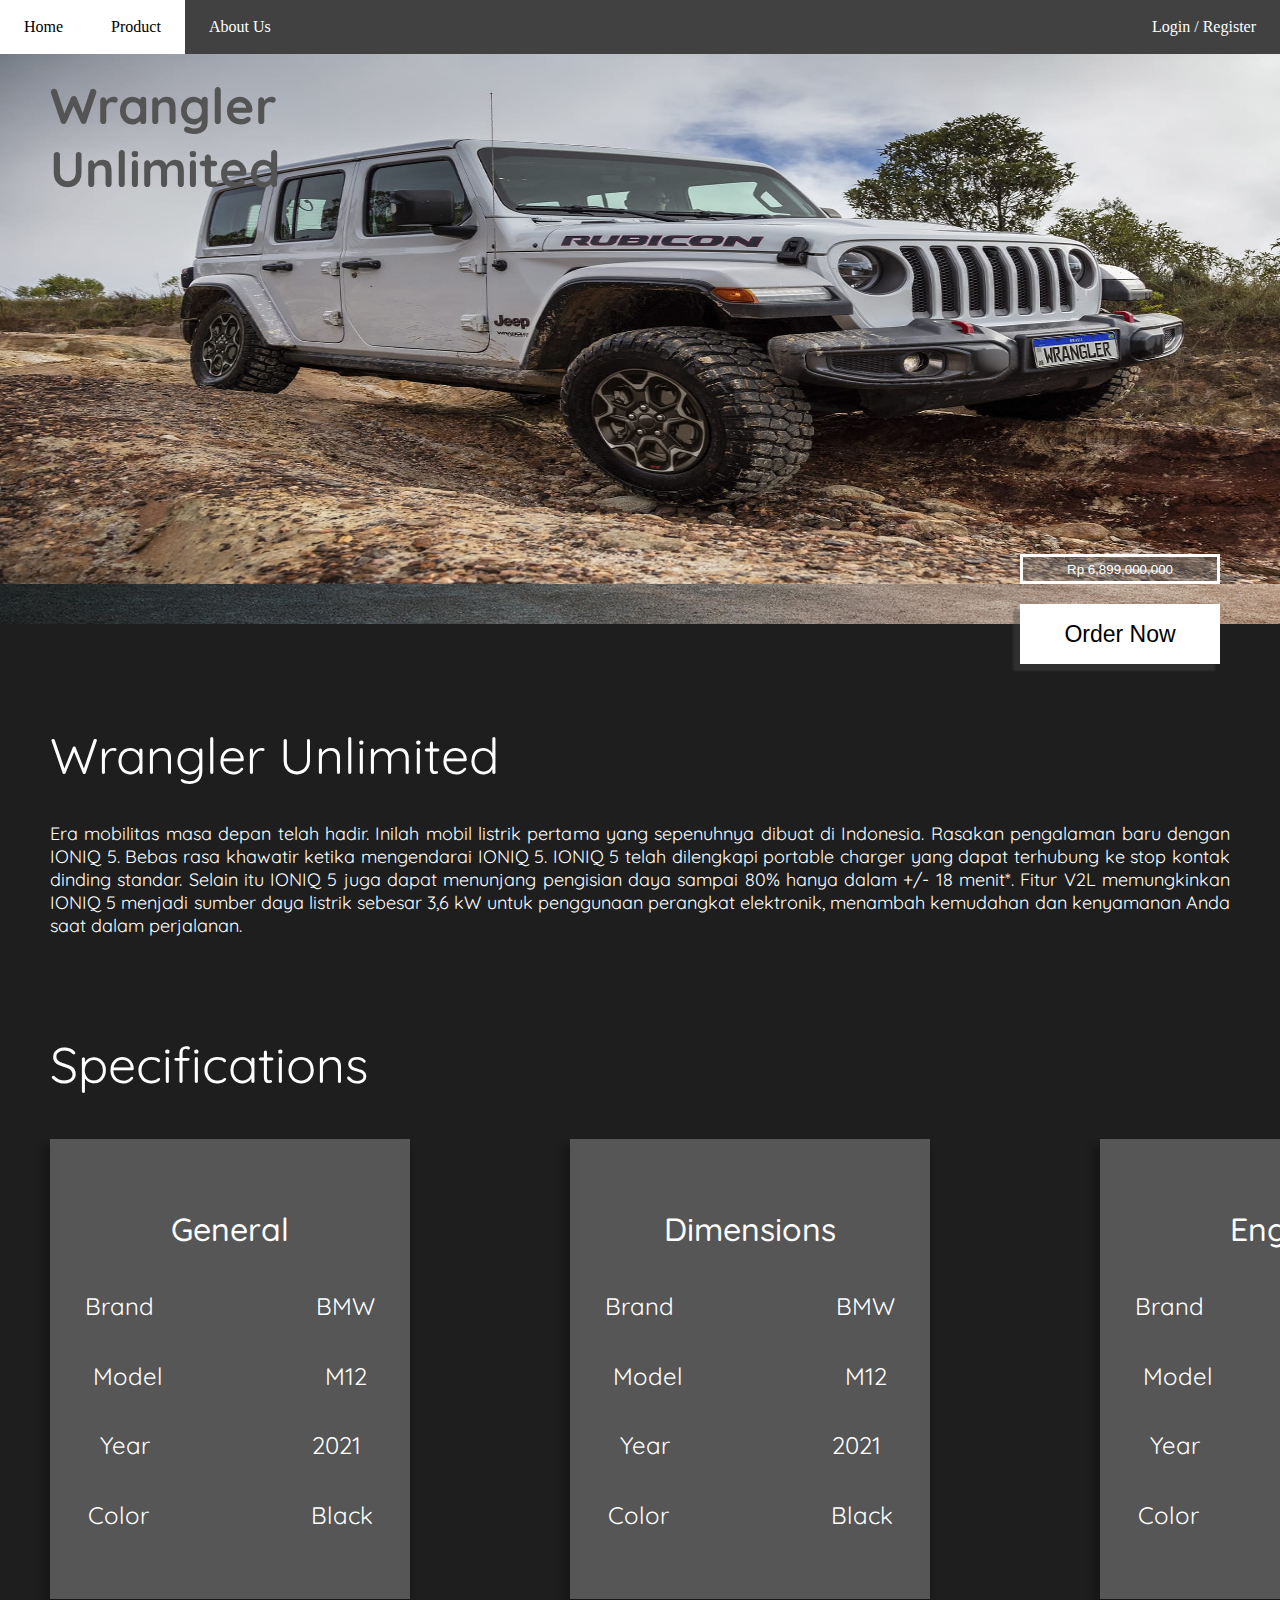
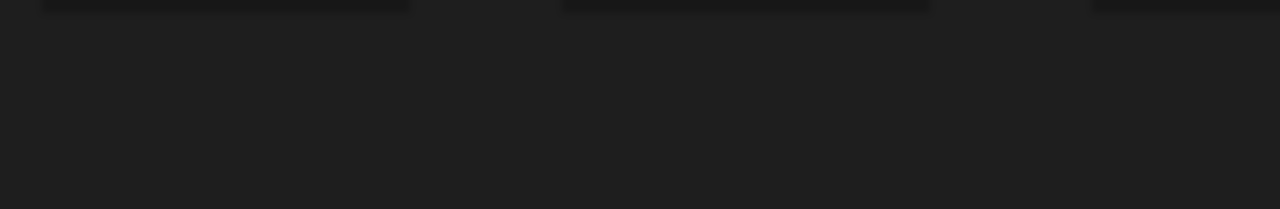
<file: site/product/car/wrangler.html>
<!DOCTYPE html>
<html lang="en">
  <head>
    <meta charset="UTF-8" />
    <meta http-equiv="X-UA-Compatible" content="IE=edge" />
    <meta name="viewport" content="width=device-width, initial-scale=1.0" />
    <link rel="preconnect" href="https://fonts.googleapis.com" />
    <link rel="preconnect" href="https://fonts.gstatic.com" crossorigin />
    <link
      href="https://fonts.googleapis.com/css2?family=Quicksand:wght@300;400;500&family=Secular+One&display=swap"
      rel="stylesheet"
    />
    <link rel="stylesheet" href="../../../styles/car-page/wrangler.css" />
    <title>Document</title>
  </head>
  <body>
    <nav class="adr-product-navigation">
      <div class="adr-product-menu">
        <a
          class="adr-product-menu-button adr-product-menu-button-default"
          href="../../../index.html"
        >
          Home
        </a>
        <a class="adr-product-menu-button adr-product-menu-button-active">
          Product
        </a>
        <a
          class="adr-product-menu-button adr-product-menu-button-default"
          href="../../../aboutus.html"
        >
          About Us
        </a>
      </div>
      <div class="adr-product-menu">
        <a
          class="adr-product-menu-button adr-product-menu-button-default"
          href="../../../login.html"
        >
          Login / Register
        </a>
      </div>
    </nav>

    <div class="car-image">
      <img
        src="../../../assets/product/images/car/wrangler-banner.jpg"
        width="1600"
        height="530"
        alt=""
      />
      <h1 class="car-name">Wrangler Unlimited</h1>
      <button class="price">Rp 6,899,000,000</button>
      <button
        class="order-button"
        onclick='window.open("../payment/order.html?model=Jeep Wrangler Unlimited&year=2021&color=White Gray", "_self")'
      >
        Order Now
      </button>
    </div>

    <div class="car-desc">
      <h1 class="car-desc-name">Wrangler Unlimited</h1>
      <p class="car-desc-content">
        Era mobilitas masa depan telah hadir. Inilah mobil listrik pertama yang
        sepenuhnya dibuat di Indonesia. Rasakan pengalaman baru dengan IONIQ 5.
        Bebas rasa khawatir ketika mengendarai IONIQ 5. IONIQ 5 telah dilengkapi
        portable charger yang dapat terhubung ke stop kontak dinding standar.
        Selain itu IONIQ 5 juga dapat menunjang pengisian daya sampai 80% hanya
        dalam +/- 18 menit*. Fitur V2L memungkinkan IONIQ 5 menjadi sumber daya
        listrik sebesar 3,6 kW untuk penggunaan perangkat elektronik, menambah
        kemudahan dan kenyamanan Anda saat dalam perjalanan.
      </p>
    </div>

    <div class="car-spec">
      <h1 class="spec-title">Specifications</h1>
      <div class="general">
        <h1>General</h1>
        <h2>Brand &emsp; &emsp; &emsp; &emsp; &emsp; BMW</h2>
        <h2>Model &emsp; &emsp; &emsp; &emsp; &emsp; M12</h2>
        <h2>Year &emsp; &emsp; &emsp; &emsp; &emsp; 2021</h2>
        <h2>Color &emsp; &emsp; &emsp; &emsp; &emsp; Black</h2>
      </div>
      <div class="dimensions">
        <h1>Dimensions</h1>
        <h2>Brand &emsp; &emsp; &emsp; &emsp; &emsp; BMW</h2>
        <h2>Model &emsp; &emsp; &emsp; &emsp; &emsp; M12</h2>
        <h2>Year &emsp; &emsp; &emsp; &emsp; &emsp; 2021</h2>
        <h2>Color &emsp; &emsp; &emsp; &emsp; &emsp; Black</h2>
      </div>
      <div class="engine">
        <h1>Engine</h1>
        <h2>Brand &emsp; &emsp; &emsp; &emsp; &emsp; BMW</h2>
        <h2>Model &emsp; &emsp; &emsp; &emsp; &emsp; M12</h2>
        <h2>Year &emsp; &emsp; &emsp; &emsp; &emsp; 2021</h2>
        <h2>Color &emsp; &emsp; &emsp; &emsp; &emsp; Black</h2>
      </div>
    </div>
  </body>
</html>
</file>
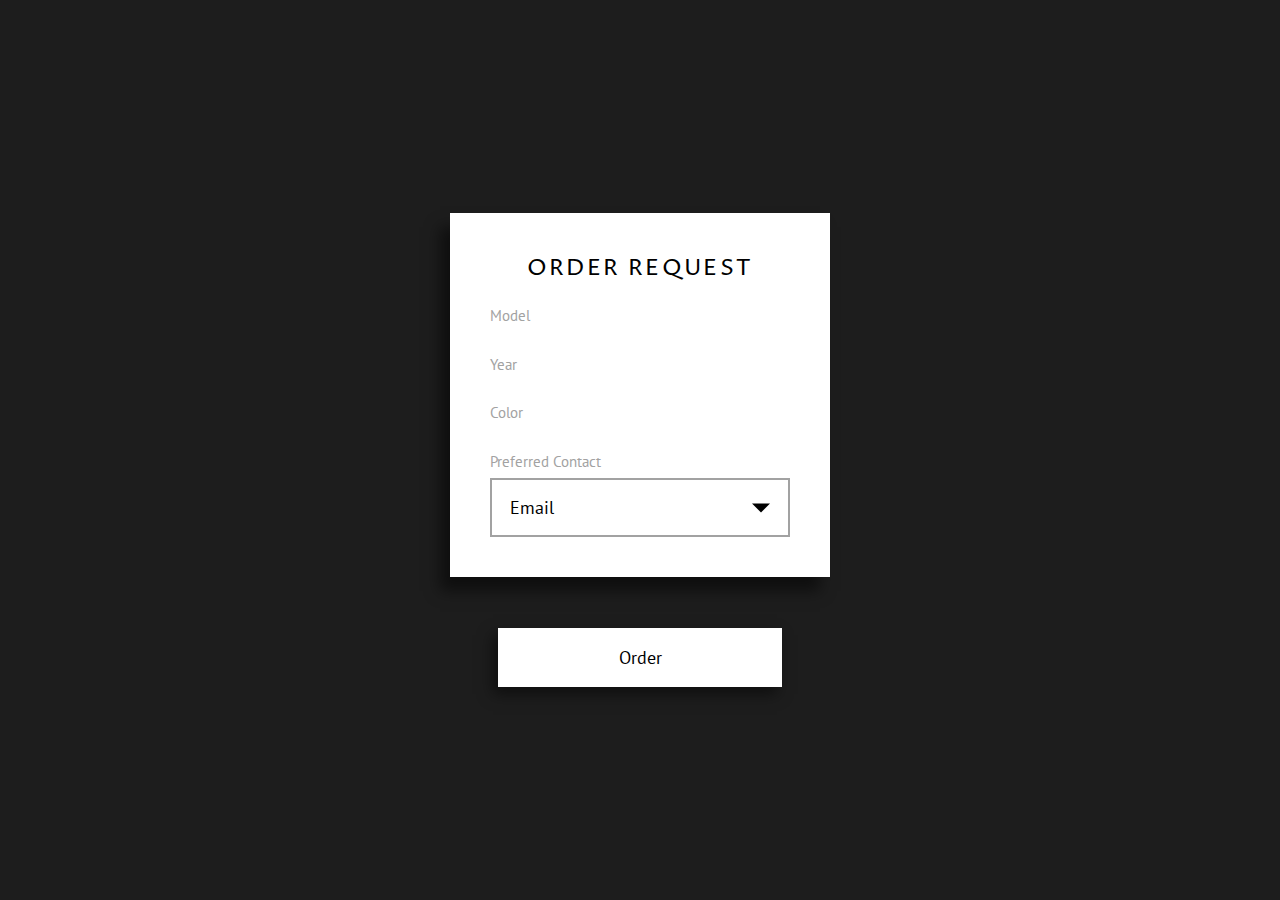
<file: site/product/payment/order.html>
<!DOCTYPE html>
<html lang="en" class="adr-html adr-clear">
  <head>
    <meta charset="UTF-8" />
    <meta http-equiv="X-UA-Compatible" content="IE=edge" />
    <meta name="viewport" content="width=device-width, initial-scale=1.0" />
    <link rel="preconnect" href="https://fonts.googleapis.com" />
    <link rel="preconnect" href="https://fonts.gstatic.com" crossorigin />
    <link
      href="https://fonts.googleapis.com/css2?family=PT+Sans:ital,wght@0,400;0,700;1,400;1,700&family=Proza+Libre:ital,wght@0,400;0,500;0,600;0,700;0,800;1,400;1,500;1,600;1,700;1,800&display=swap"
      rel="stylesheet"
    />
    <link rel="stylesheet" href="../../../styles/product/product-base.css" />
    <link rel="stylesheet" href="../../../styles/product/payment/order.css" />
    <title>Order</title>
  </head>
  <body class="adr-clear">
    <div class="adr-order-dialog-container">
      <div class="adr-order-dialog">
        <span class="adr-order-dialog-title">ORDER REQUEST</span>
        <div class="adr-order-dialog-field">
          <span class="adr-order-dialog-field-label">Model</span>
          <span class="dynamic adr-order-dialog-field-text" data-query="model"
            >BMW M5</span
          >
        </div>
        <div class="adr-order-dialog-field">
          <span class="adr-order-dialog-field-label">Year</span>
          <span class="dynamic adr-order-dialog-field-text" data-query="year"
            >2012</span
          >
        </div>
        <div class="adr-order-dialog-field">
          <span class="adr-order-dialog-field-label">Color</span>
          <span class="dynamic adr-order-dialog-field-text" data-query="color"
            >Black</span
          >
        </div>
        <div class="adr-order-dialog-field">
          <span class="adr-order-dialog-field-label">Preferred Contact</span>
          <div id="select-contact" class="adr-order-dialog-field-select">
            <span id="select-contact-text">Email</span>
            <svg
              width="1024px"
              height="512px"
              viewBox="0 0 1024 512"
              version="1.1"
              xmlns="http://www.w3.org/2000/svg"
              xmlns:xlink="http://www.w3.org/1999/xlink"
            >
              <g
                id="Page-1"
                stroke="none"
                stroke-width="1"
                fill="none"
                fill-rule="evenodd"
              >
                <g
                  id="icon"
                  transform="translate(0.000000, -256.000000)"
                  fill="#000000"
                  fill-rule="nonzero"
                >
                  <g id="Group" transform="translate(0.000000, 256.000000)">
                    <polygon id="Path" points="512 512 0 0 1024 0"></polygon>
                  </g>
                </g>
              </g>
            </svg>
          </div>
        </div>
      </div>
      <button
        class="adr-order-button"
        onclick='window.open("./payment-method.html","_self")'
      >
        Order
      </button>
    </div>
    <div
      id="popup-root"
      style="visibility: hidden"
      class="adr-order-popup-root"
    >
      <div id="popup-backdrop" class="adr-order-popup-backdrop"></div>
    </div>
    <script src="../../../js/product/payment/order.js"></script>
  </body>
</html>
</file>
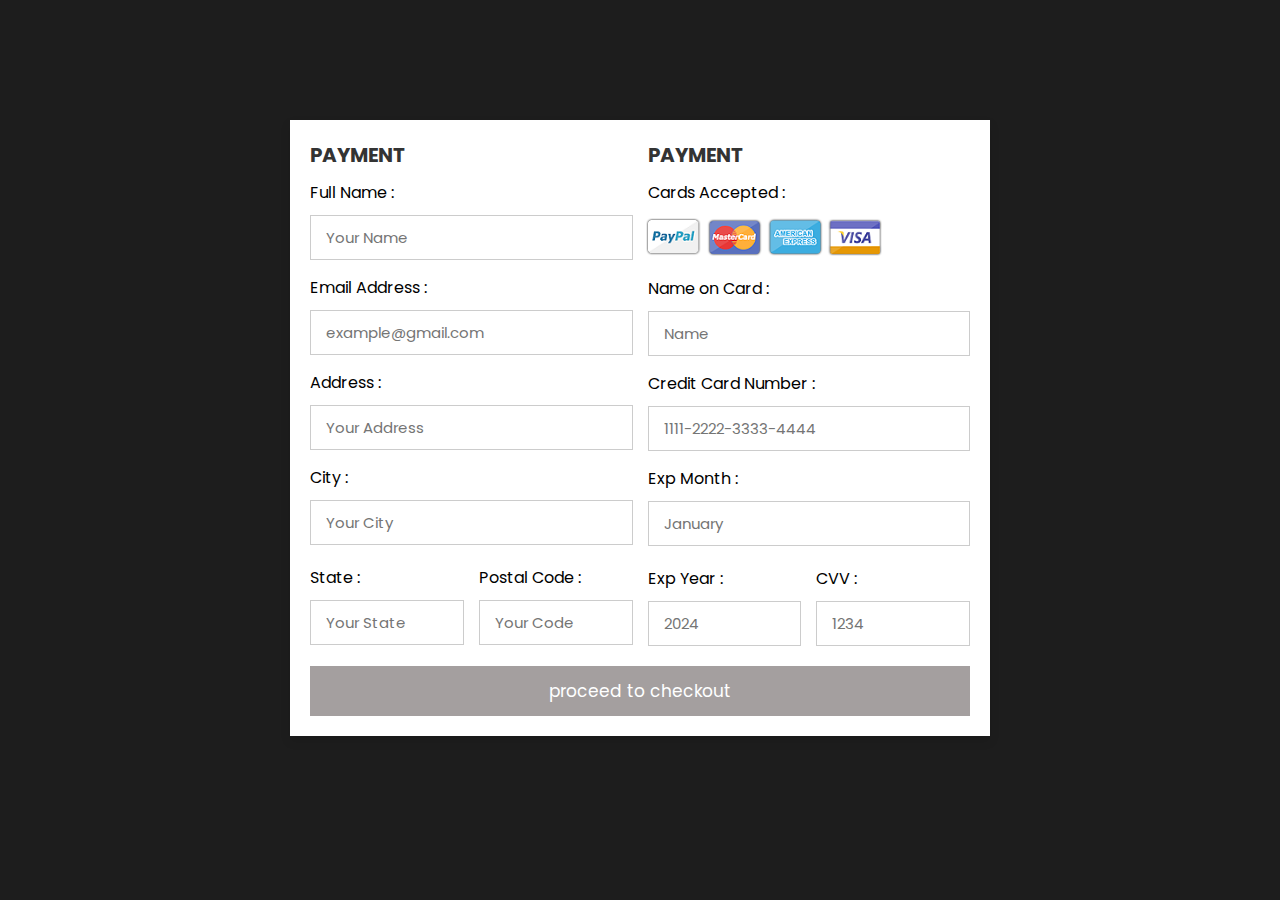
<file: site/product/payment/payment-method.html>
<!DOCTYPE html>
<html lang="en">
  <head>
    <meta charset="UTF-8" />
    <meta http-equiv="X-UA-Compatible" content="IE=edge" />
    <meta name="viewport" content="width=device-width, initial-scale=1.0" />
    <title>Payment Method</title>
    <link
      rel="stylesheet"
      href="../../../styles/product/payment/payment-method.css"
    />
  </head>
  <body>
    <div class="container">
      <form action="./payment-success.html">
        <div class="row">
          <div class="col">
            <h3 class="title">Payment</h3>
            <div class="inputBox">
              <span>Full Name :</span>
              <input type="text" placeholder="Your Name" />
            </div>
            <div class="inputBox">
              <span>Email Address :</span>
              <input type="text" placeholder="example@gmail.com" />
            </div>
            <div class="inputBox">
              <span>Address :</span>
              <input type="text" placeholder="Your Address" />
            </div>
            <div class="inputBox">
              <span>City :</span>
              <input type="text" placeholder="Your City" />
            </div>
            <div class="flex">
              <div class="inputBox">
                <span>State :</span>
                <input type="text" placeholder="Your State" />
              </div>
              <div class="inputBox">
                <span>Postal Code :</span>
                <input type="number" placeholder="Your Code" />
              </div>
            </div>
          </div>

          <div class="col">
            <h3 class="title">Payment</h3>
            <div class="inputBox">
              <span>Cards Accepted :</span>
              <img
                src="../../../assets/product/images/payment/cards.png"
                alt=""
              />
            </div>
            <div class="inputBox">
              <span>Name on Card :</span>
              <input type="text" placeholder="Name" />
            </div>
            <div class="inputBox">
              <span>Credit Card Number :</span>
              <input type="number" placeholder="1111-2222-3333-4444" />
            </div>
            <div class="inputBox">
              <span>Exp Month :</span>
              <input type="text" placeholder="January" />
            </div>
            <div class="flex">
              <div class="inputBox">
                <span>Exp Year :</span>
                <input type="number" placeholder="2024" />
              </div>
              <div class="inputBox">
                <span>CVV :</span>
                <input type="number" placeholder="1234" />
              </div>
            </div>
          </div>
        </div>
        <input type="submit" value="proceed to checkout" class="submit-btn" />
      </form>
    </div>
  </body>
</html>
</file>
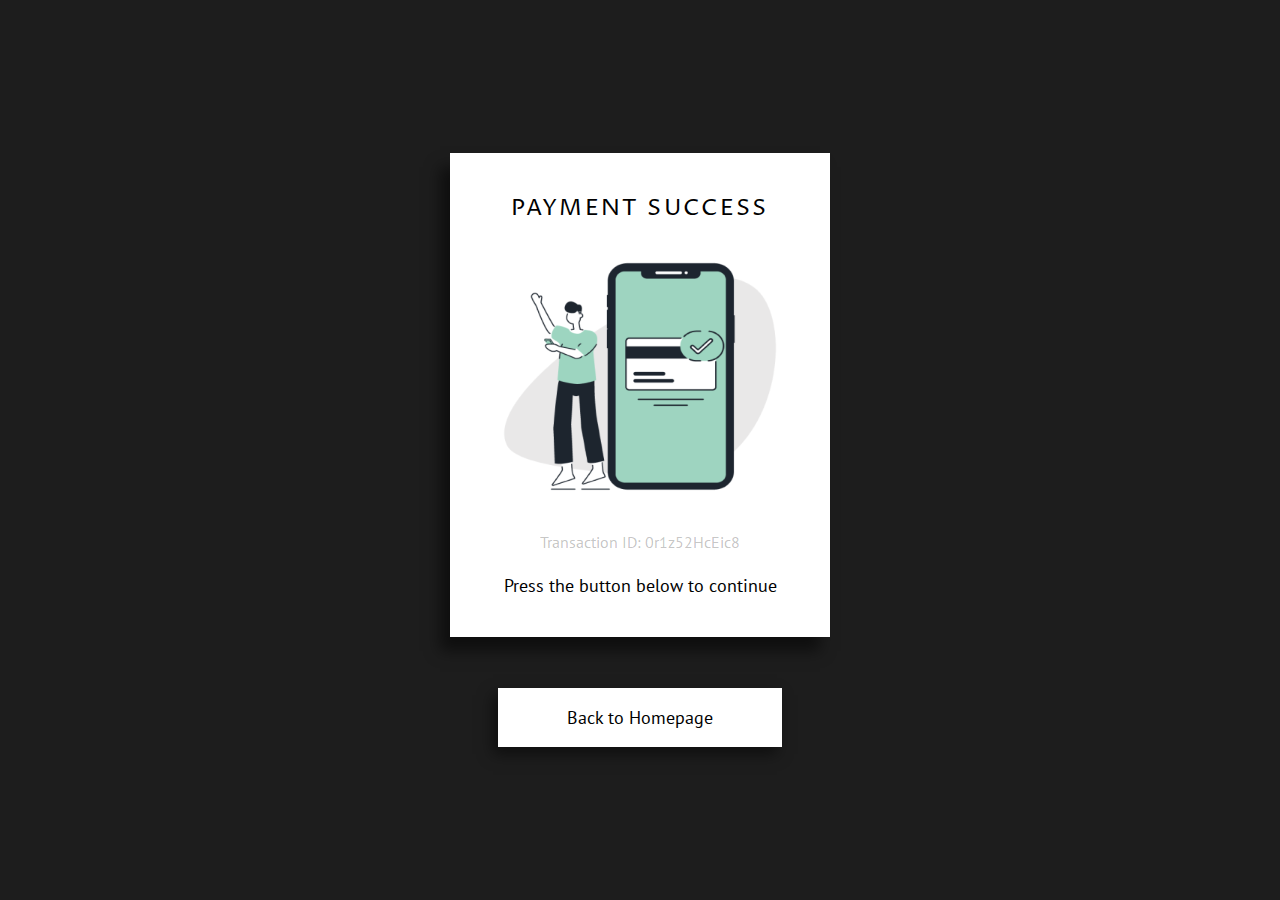
<file: site/product/payment/payment-success.html>
<!DOCTYPE html>
<html lang="en" class="adr-html adr-clear">
  <head>
    <meta charset="UTF-8" />
    <meta http-equiv="X-UA-Compatible" content="IE=edge" />
    <meta name="viewport" content="width=device-width, initial-scale=1.0" />
    <link rel="preconnect" href="https://fonts.googleapis.com" />
    <link rel="preconnect" href="https://fonts.gstatic.com" crossorigin />
    <link
      href="https://fonts.googleapis.com/css2?family=PT+Sans:ital,wght@0,400;0,700;1,400;1,700&family=Proza+Libre:ital,wght@0,400;0,500;0,600;0,700;0,800;1,400;1,500;1,600;1,700;1,800&display=swap"
      rel="stylesheet"
    />
    <link rel="stylesheet" href="../../../styles/product/product-base.css" />
    <link rel="stylesheet" href="../../../styles/product/payment/order.css" />
    <link
      rel="stylesheet"
      href="../../../styles/product/payment/payment-success.css"
    />
    <title>Order</title>
  </head>
  <body class="adr-clear">
    <div class="adr-order-dialog-container">
      <div class="adr-order-dialog">
        <span class="adr-order-dialog-title">PAYMENT SUCCESS</span>
        <img src="../../../assets/product/images/payment/success.png" alt="" />
        <span id="transaction-id" class="adr-payment-success-transaction-id"
          >Transaction ID: 12n8dh9aj</span
        >
        <span class="adr-payment-success-direction-info"
          >Press the button below to continue</span
        >
      </div>
      <button
        class="adr-order-button"
        onclick='window.open("../../../index.html","_self")'
      >
        Back to Homepage
      </button>
    </div>
    <script src="../../../js/product/payment/payment-success.js"></script>
  </body>
</html>
</file>
<file: styles/about-us/aboutus.css>
* {
  margin: 0;
  padding: 0;
  box-sizing: border-box;
}

body {
  /* background-color: rgb(30,30,30); */
  color: white;
  font-family: "Quicksand", sans-serif;
}

img {
  object-fit: cover;
}

.header {
  position: relative;
  /* border: 1px solid white; */
  height: 60vh;
  width: 100%;
  background-image: linear-gradient(to left, rgba(0, 0, 0, 0), rgb(30, 30, 30)),
    linear-gradient(to bottom, rgba(0, 0, 0, 0), rgb(30, 30, 30) 80%),
    url(../../assets/home/images/sportscar.jpg);
  background-repeat: no-repeat;
  background-size: 1000px 600px;
  background-position: right;
}

.motto {
  position: absolute;
  top: 160px;
  left: 40px;
  font-size: 46px;
}

.members {
  /* border: 1px solid white; */
  position: relative;
  width: 100%;
  height: 170vh;
}

.members > h1 {
  position: absolute;
  left: 60px;
}

.darren-img {
  position: absolute;
  top: 80px;
  left: 50px;
  border-radius: 50px;
}

.darren-name {
  position: absolute;
  bottom: 850px;
  left: 100px;
}

.bryan-img {
  position: absolute;
  top: 80px;
  left: 400px;
  border-radius: 50px;
}

.bryan-name {
  position: absolute;
  bottom: 850px;
  left: 460px;
}

.valen-img {
  position: absolute;
  top: 80px;
  left: 750px;
  border-radius: 50px;
}

.valen-name {
  position: absolute;
  bottom: 850px;
  left: 810px;
}

.adriel-img {
  position: absolute;
  top: 80px;
  left: 1100px;
  border-radius: 50px;
}

.adriel-name {
  position: absolute;
  bottom: 850px;
  left: 1160px;
}

.justin-img {
  position: absolute;
  top: 470px;
  left: 580px;
  border-radius: 50px;
}

.justin-name {
  position: absolute;
  bottom: 460px;
  left: 660px;
}

.desc {
  text-align: center;
  position: absolute;
  left: 200px;
  bottom: 200px;
  height: 20vh;
  width: 70%;
  font-size: 20px;
  font-weight: 400;
}
</file>
<file: styles/car-page/ioniq5.css>
body {
  margin: 0;
  padding: 0;
  box-sizing: border-box;
  background-color: rgb(30, 30, 30);
  color: white;
  font-family: "Quicksand", sans-serif;
}

.adr-product-navigation {
  height: 54px;
  background-color: #414141;
  display: flex;
  justify-content: space-between;
}

.adr-product-menu {
  display: flex;
  flex-direction: row;
}

.adr-product-menu-button {
  display: flex;
  justify-content: center;
  align-items: center;

  text-decoration: none;

  user-select: none;

  font-family: PT Sans;
  font-size: 16px;
  font-weight: 400;
  letter-spacing: 0em;
  text-align: center;

  box-sizing: border-box;
  padding-left: 24px;
  padding-right: 24px;

  outline: none;
  border: none;

  cursor: pointer;
}

.adr-product-menu-button-default {
  background-color: transparent;
  color: inherit;

  transition: color 250ms, background-color 250ms;
}

.adr-product-menu-button-default:hover {
  color: black;
  background-color: white;
}

.adr-product-menu-button-active {
  background-color: white;
  color: black;
}

.car-image {
  /* border: 1px solid white; */
  height: 70vh;
  position: relative;
  width: 100%;
  background-image: url(/assets/product/images/car/ioniq-5-banner.jpg);
  background-repeat: no-repeat;
  background-size: 1600px 570px;
}

.car-name {
  color: rgb(84, 84, 84);
  position: absolute;
  height: 60px;
  width: 200px;
  font-size: 50px;
  font-weight: 900;
  margin-left: 50px;
  margin-top: 0px;
  top: 20px;
}

.price {
  position: absolute;
  right: 60px;
  bottom: 100px;
  width: 200px;
  height: 30px;
  background-color: rgba(117, 117, 117, 0.374);
  border: 3px solid white;
  color: rgb(255, 255, 255);
}

.order-button {
  position: absolute;
  right: 60px;
  bottom: 20px;
  width: 200px;
  height: 60px;
  background-color: white;
  color: black;
  font-weight: 500;
  font-size: 23px;
  border: none;
  box-shadow: -6px 6px 2px 1px rgba(72, 72, 72, 0.434);
  transition: ease-in-out 0.4s;
  cursor: pointer;
}

.order-button:hover {
  position: absolute;
  right: 60px;
  bottom: 20px;
  width: 200px;
  height: 60px;
  background-color: rgb(222, 222, 222);
  color: black;
  font-weight: 500;
  font-size: 23px;
  border: none;
  box-shadow: -6px 6px 2px 1px rgba(72, 72, 72, 0.434);
  cursor: pointer;
}

.car-desc {
  position: relative;
  /* border: 1px solid white; */
  height: 35vh;
  width: 100%;
}

.car-desc-name {
  position: absolute;
  height: 60px;
  width: 200px;
  font-size: 50px;
  font-weight: 400;
  margin-left: 50px;
  margin-top: 0px;
  top: 20px;
}

.car-desc-content {
  position: absolute;
  text-align: justify;
  margin-left: 50px;
  margin-right: 50px;
  font-size: 18px;
  top: 100px;
}

.car-spec {
  width: 100%;
  height: 90vh;
  position: relative;
}

.spec-title {
  position: absolute;
  font-weight: 400;
  font-size: 50px;
  left: 50px;
}

.general {
  position: absolute;
  background-color: rgb(86, 86, 86);
  margin: 140px 0px 40px 50px;
  width: 360px;
  height: 460px;
  display: flex;
  flex-direction: column;
  justify-content: center;
  align-items: center;
  box-shadow: -4px 10px 6px 4px rgba(0, 0, 0, 0.218);
}

.general > h1 {
  font-weight: 500;
}

.general > h2 {
  font-weight: 400;
}

.dimensions {
  position: absolute;
  background-color: rgb(86, 86, 86);
  margin: 140px 0px 40px 570px;
  width: 360px;
  display: flex;
  flex-direction: column;
  justify-content: center;
  align-items: center;
  height: 460px;
  box-shadow: -4px 10px 6px 4px rgba(0, 0, 0, 0.218);
}

.dimensions > h1 {
  font-weight: 500;
}

.dimensions > h2 {
  font-weight: 400;
}

.engine {
  position: absolute;
  background-color: rgb(86, 86, 86);
  margin: 140px 0px 40px 1100px;
  width: 360px;
  height: 460px;
  display: flex;
  flex-direction: column;
  justify-content: center;
  align-items: center;
  box-shadow: -4px 10px 6px 4px rgba(0, 0, 0, 0.218);
}

.engine > h1 {
  font-weight: 500;
}

.engine > h2 {
  font-weight: 400;
}
</file>
<file: styles/login/login.css>
@import url('https://fonts.googleapis.com/css2?family=Poppins:wght@300;400;500;600&display=swap');

*{
    margin: 0;
    padding: 0;
    box-sizing: border-box;
    font-family: 'Poppins', sans-serif;
}

.container{
    height: 100vh;
    width: 100%;
    display: flex;
    align-items: center;
    justify-content: center;
    background-color: #000;
    column-gap: 30px;
}

.form{
    position: absolute;
    transform: translate(-7%, -50%);
    max-width: 430px;
    width: 100%;
    padding: 30px;
    border-radius: 6px;
    background: white;
}

.form.signup{
    opacity: 0;
    pointer-events: none;
}

.forms.show-signup .form.signup{
    opacity: 1;
    pointer-events: auto;
}

.forms.forms.show-signup .form.login{
    opacity: 0;
    pointer-events: none;
}

header{
    font-size: 28px;
    font-weight: 600;
    color: #232836;
    text-align: center;

}

form{
    margin-top: 30px;
}

form .field{
    position: relative;
    height: 50px;
    width: 100%;
    margin-top: 20px;
}

.field input,
.field button{
    height: 100%;
    width: 100%;
    border: none;
    font-size: 16px;
    font-weight: 400;
    border-style: 6px;
}

.field input{  
    padding:  0 15px;
    border: 1px solid #cacaca;
}

.eye-icon{
    position: absolute;
    top: 50%;
    right: 10px;
    transform: translateY(-50%);
    font-size: 18px;
    color: #8b8b8b;
    cursor: pointer;
    padding: 5px;
}

.form-link{
    text-align: center;
    margin-top: 10px;
}

.form-link span,
.form-link a{
    font-size: 14px;
    font-weight: 400;
}

.form a{
    color: #0171d3;
    text-decoration: none;
}

.form a:hover{
    text-decoration: underline;
}
</file>
<file: styles/car-page/avanza.css>
body {
  margin: 0;
  padding: 0;
  box-sizing: border-box;
  background-color: rgb(30, 30, 30);
  color: white;
  font-family: "Quicksand", sans-serif;
}

.adr-product-navigation {
  height: 54px;
  background-color: #414141;
  display: flex;
  justify-content: space-between;
}

.adr-product-menu {
  display: flex;
  flex-direction: row;
}

.adr-product-menu-button {
  display: flex;
  justify-content: center;
  align-items: center;

  text-decoration: none;

  user-select: none;

  font-family: PT Sans;
  font-size: 16px;
  font-weight: 400;
  letter-spacing: 0em;
  text-align: center;

  box-sizing: border-box;
  padding-left: 24px;
  padding-right: 24px;

  outline: none;
  border: none;

  cursor: pointer;
}

.adr-product-menu-button-default {
  background-color: transparent;
  color: inherit;

  transition: color 250ms, background-color 250ms;
}

.adr-product-menu-button-default:hover {
  color: black;
  background-color: white;
}

.adr-product-menu-button-active {
  background-color: white;
  color: black;
}

.car-image {
  /* border: 1px solid white; */
  height: 70vh;
  position: relative;
  width: 100%;
}

.car-name {
  color: rgb(84, 84, 84);
  position: absolute;
  height: 60px;
  width: 200px;
  font-size: 50px;
  font-weight: 900;
  margin-left: 50px;
  margin-top: 0px;
  top: 20px;
}

.price {
  position: absolute;
  right: 60px;
  bottom: 100px;
  width: 200px;
  height: 30px;
  background-color: rgba(117, 117, 117, 0.374);
  border: 3px solid white;
  color: rgb(255, 255, 255);
}

.order-button {
  position: absolute;
  right: 60px;
  bottom: 20px;
  width: 200px;
  height: 60px;
  background-color: white;
  color: black;
  font-weight: 500;
  font-size: 23px;
  border: none;
  box-shadow: -6px 6px 2px 1px rgba(72, 72, 72, 0.434);
  transition: ease-in-out 0.4s;
  cursor: pointer;
}

.order-button:hover {
  position: absolute;
  right: 60px;
  bottom: 20px;
  width: 200px;
  height: 60px;
  background-color: rgb(222, 222, 222);
  color: black;
  font-weight: 500;
  font-size: 23px;
  border: none;
  box-shadow: -6px 6px 2px 1px rgba(72, 72, 72, 0.434);
  cursor: pointer;
}

.car-desc {
  position: relative;
  /* border: 1px solid white; */
  height: 35vh;
  width: 100%;
}

.car-desc-name {
  position: absolute;
  height: 60px;
  width: 200px;
  font-size: 50px;
  font-weight: 400;
  margin-left: 50px;
  margin-top: 0px;
  top: 20px;
}

.car-desc-content {
  position: absolute;
  text-align: justify;
  margin-left: 50px;
  margin-right: 50px;
  font-size: 18px;
  top: 100px;
}

.car-spec {
  width: 100%;
  height: 90vh;
  position: relative;
}

.spec-title {
  position: absolute;
  font-weight: 400;
  font-size: 50px;
  left: 50px;
}

.general {
  position: absolute;
  background-color: rgb(86, 86, 86);
  margin: 140px 0px 40px 50px;
  width: 360px;
  height: 460px;
  display: flex;
  flex-direction: column;
  justify-content: center;
  align-items: center;
  box-shadow: -4px 10px 6px 4px rgba(0, 0, 0, 0.218);
}

.general > h1 {
  font-weight: 500;
}

.general > h2 {
  font-weight: 400;
}

.dimensions {
  position: absolute;
  background-color: rgb(86, 86, 86);
  margin: 140px 0px 40px 570px;
  width: 360px;
  display: flex;
  flex-direction: column;
  justify-content: center;
  align-items: center;
  height: 460px;
  box-shadow: -4px 10px 6px 4px rgba(0, 0, 0, 0.218);
}

.dimensions > h1 {
  font-weight: 500;
}

.dimensions > h2 {
  font-weight: 400;
}

.engine {
  position: absolute;
  background-color: rgb(86, 86, 86);
  margin: 140px 0px 40px 1100px;
  width: 360px;
  height: 460px;
  display: flex;
  flex-direction: column;
  justify-content: center;
  align-items: center;
  box-shadow: -4px 10px 6px 4px rgba(0, 0, 0, 0.218);
}

.engine > h1 {
  font-weight: 500;
}

.engine > h2 {
  font-weight: 400;
}
</file>
<file: styles/car-page/brio.css>
body {
  margin: 0;
  padding: 0;
  box-sizing: border-box;
  background-color: rgb(30, 30, 30);
  color: white;
  font-family: "Quicksand", sans-serif;
}

.adr-product-navigation {
  height: 54px;
  background-color: #414141;
  display: flex;
  justify-content: space-between;
}

.adr-product-menu {
  display: flex;
  flex-direction: row;
}

.adr-product-menu-button {
  display: flex;
  justify-content: center;
  align-items: center;

  text-decoration: none;

  user-select: none;

  font-family: PT Sans;
  font-size: 16px;
  font-weight: 400;
  letter-spacing: 0em;
  text-align: center;

  box-sizing: border-box;
  padding-left: 24px;
  padding-right: 24px;

  outline: none;
  border: none;

  cursor: pointer;
}

.adr-product-menu-button-default {
  background-color: transparent;
  color: inherit;

  transition: color 250ms, background-color 250ms;
}

.adr-product-menu-button-default:hover {
  color: black;
  background-color: white;
}

.adr-product-menu-button-active {
  background-color: white;
  color: black;
}

.car-image {
  /* border: 1px solid white; */
  height: 70vh;
  position: relative;
  width: 100%;
  background-image: url(/assets/product/images/car/ioniq-5-banner.jpg);
  background-repeat: no-repeat;
  background-size: 1600px 570px;
}

.car-name {
  color: rgb(255, 255, 255);
  position: absolute;
  height: 60px;
  width: 200px;
  font-size: 50px;
  font-weight: 900;
  margin-left: 50px;
  margin-top: 0px;
  top: 20px;
}

.price {
  position: absolute;
  right: 60px;
  bottom: 100px;
  width: 200px;
  height: 30px;
  background-color: rgba(117, 117, 117, 0.374);
  border: 3px solid white;
  color: rgb(255, 255, 255);
}

.order-button {
  position: absolute;
  right: 60px;
  bottom: 20px;
  width: 200px;
  height: 60px;
  background-color: white;
  color: black;
  font-weight: 500;
  font-size: 23px;
  border: none;
  box-shadow: -6px 6px 2px 1px rgba(72, 72, 72, 0.434);
  transition: ease-in-out 0.4s;
  cursor: pointer;
}

.order-button:hover {
  position: absolute;
  right: 60px;
  bottom: 20px;
  width: 200px;
  height: 60px;
  background-color: rgb(222, 222, 222);
  color: black;
  font-weight: 500;
  font-size: 23px;
  border: none;
  box-shadow: -6px 6px 2px 1px rgba(72, 72, 72, 0.434);
  cursor: pointer;
}

.car-desc {
  position: relative;
  /* border: 1px solid white; */
  height: 35vh;
  width: 100%;
}

.car-desc-name {
  display: flex;
  position: absolute;
  height: 60px;
  width: 800px;
  font-size: 50px;
  font-weight: 400;
  margin-left: 50px;
  margin-top: 0px;
  top: 40px;
}

.car-desc-content {
  position: absolute;
  text-align: justify;
  margin-left: 50px;
  margin-right: 50px;
  font-size: 18px;
  top: 120px;
}

.car-spec {
  width: 100%;
  height: 90vh;
  position: relative;
}

.spec-title {
  position: absolute;
  font-weight: 400;
  font-size: 50px;
  left: 50px;
}

.general {
  position: absolute;
  background-color: rgb(86, 86, 86);
  margin: 140px 0px 40px 50px;
  width: 360px;
  height: 460px;
  display: flex;
  flex-direction: column;
  justify-content: center;
  align-items: center;
  box-shadow: -4px 10px 6px 4px rgba(0, 0, 0, 0.218);
}

.general > h1 {
  font-weight: 500;
}

.general > h2 {
  font-weight: 400;
}

.dimensions {
  position: absolute;
  background-color: rgb(86, 86, 86);
  margin: 140px 0px 40px 570px;
  width: 360px;
  display: flex;
  flex-direction: column;
  justify-content: center;
  align-items: center;
  height: 460px;
  box-shadow: -4px 10px 6px 4px rgba(0, 0, 0, 0.218);
}

.dimensions > h1 {
  font-weight: 500;
}

.dimensions > h2 {
  font-weight: 400;
}

.engine {
  position: absolute;
  background-color: rgb(86, 86, 86);
  margin: 140px 0px 40px 1100px;
  width: 360px;
  height: 460px;
  display: flex;
  flex-direction: column;
  justify-content: center;
  align-items: center;
  box-shadow: -4px 10px 6px 4px rgba(0, 0, 0, 0.218);
}

.engine > h1 {
  font-weight: 500;
}

.engine > h2 {
  font-weight: 400;
}
</file>
<file: styles/car-page/m5.css>
body {
  margin: 0;
  padding: 0;
  box-sizing: border-box;
  background-color: rgb(30, 30, 30);
  color: white;
  font-family: "Quicksand", sans-serif;
}

.adr-product-navigation {
  height: 54px;
  background-color: #414141;
  display: flex;
  justify-content: space-between;
}

.adr-product-menu {
  display: flex;
  flex-direction: row;
}

.adr-product-menu-button {
  display: flex;
  justify-content: center;
  align-items: center;

  text-decoration: none;

  user-select: none;

  font-family: PT Sans;
  font-size: 16px;
  font-weight: 400;
  letter-spacing: 0em;
  text-align: center;

  box-sizing: border-box;
  padding-left: 24px;
  padding-right: 24px;

  outline: none;
  border: none;

  cursor: pointer;
}

.adr-product-menu-button-default {
  background-color: transparent;
  color: inherit;

  transition: color 250ms, background-color 250ms;
}

.adr-product-menu-button-default:hover {
  color: black;
  background-color: white;
}

.adr-product-menu-button-active {
  background-color: white;
  color: black;
}

.car-image {
  /* border: 1px solid white; */
  height: 70vh;
  position: relative;
  width: 100%;
}

.car-name {
  color: rgb(84, 84, 84);
  position: absolute;
  height: 60px;
  width: 200px;
  font-size: 50px;
  font-weight: 900;
  margin-left: 50px;
  margin-top: 0px;
  top: 20px;
}

.price {
  position: absolute;
  right: 60px;
  bottom: 100px;
  width: 200px;
  height: 30px;
  background-color: rgba(117, 117, 117, 0.374);
  border: 3px solid white;
  color: rgb(255, 255, 255);
}

.order-button {
  position: absolute;
  right: 60px;
  bottom: 20px;
  width: 200px;
  height: 60px;
  background-color: white;
  color: black;
  font-weight: 500;
  font-size: 23px;
  border: none;
  box-shadow: -6px 6px 2px 1px rgba(72, 72, 72, 0.434);
  transition: ease-in-out 0.4s;
  cursor: pointer;
}

.order-button:hover {
  position: absolute;
  right: 60px;
  bottom: 20px;
  width: 200px;
  height: 60px;
  background-color: rgb(222, 222, 222);
  color: black;
  font-weight: 500;
  font-size: 23px;
  border: none;
  box-shadow: -6px 6px 2px 1px rgba(72, 72, 72, 0.434);
  cursor: pointer;
}

.car-desc {
  position: relative;
  /* border: 1px solid white; */
  height: 35vh;
  width: 100%;
}

.car-desc-name {
  position: absolute;
  height: 60px;
  width: 200px;
  font-size: 50px;
  font-weight: 400;
  margin-left: 50px;
  margin-top: 0px;
  top: 20px;
}

.car-desc-content {
  position: absolute;
  text-align: justify;
  margin-left: 50px;
  margin-right: 50px;
  font-size: 18px;
  top: 100px;
}

.car-spec {
  width: 100%;
  height: 90vh;
  position: relative;
}

.spec-title {
  position: absolute;
  font-weight: 400;
  font-size: 50px;
  left: 50px;
}

.general {
  position: absolute;
  background-color: rgb(86, 86, 86);
  margin: 140px 0px 40px 50px;
  width: 360px;
  height: 460px;
  display: flex;
  flex-direction: column;
  justify-content: center;
  align-items: center;
  box-shadow: -4px 10px 6px 4px rgba(0, 0, 0, 0.218);
}

.general > h1 {
  font-weight: 500;
}

.general > h2 {
  font-weight: 400;
}

.dimensions {
  position: absolute;
  background-color: rgb(86, 86, 86);
  margin: 140px 0px 40px 570px;
  width: 360px;
  display: flex;
  flex-direction: column;
  justify-content: center;
  align-items: center;
  height: 460px;
  box-shadow: -4px 10px 6px 4px rgba(0, 0, 0, 0.218);
}

.dimensions > h1 {
  font-weight: 500;
}

.dimensions > h2 {
  font-weight: 400;
}

.engine {
  position: absolute;
  background-color: rgb(86, 86, 86);
  margin: 140px 0px 40px 1100px;
  width: 360px;
  height: 460px;
  display: flex;
  flex-direction: column;
  justify-content: center;
  align-items: center;
  box-shadow: -4px 10px 6px 4px rgba(0, 0, 0, 0.218);
}

.engine > h1 {
  font-weight: 500;
}

.engine > h2 {
  font-weight: 400;
}
</file>
<file: styles/car-page/mobilio.css>
body {
  margin: 0;
  padding: 0;
  box-sizing: border-box;
  background-color: rgb(30, 30, 30);
  color: white;
  font-family: "Quicksand", sans-serif;
}

.adr-product-navigation {
  height: 54px;
  background-color: #414141;
  display: flex;
  justify-content: space-between;
}

.adr-product-menu {
  display: flex;
  flex-direction: row;
}

.adr-product-menu-button {
  display: flex;
  justify-content: center;
  align-items: center;

  text-decoration: none;

  user-select: none;

  font-family: PT Sans;
  font-size: 16px;
  font-weight: 400;
  letter-spacing: 0em;
  text-align: center;

  box-sizing: border-box;
  padding-left: 24px;
  padding-right: 24px;

  outline: none;
  border: none;

  cursor: pointer;
}

.adr-product-menu-button-default {
  background-color: transparent;
  color: inherit;

  transition: color 250ms, background-color 250ms;
}

.adr-product-menu-button-default:hover {
  color: black;
  background-color: white;
}

.adr-product-menu-button-active {
  background-color: white;
  color: black;
}

.car-image {
  /* border: 1px solid white; */
  height: 70vh;
  position: relative;
  width: 100%;
  background-image: url(/assets/product/images/car/ioniq-5-banner.jpg);
  background-repeat: no-repeat;
  background-size: 1600px 570px;
}

.car-name {
  color: rgb(84, 84, 84);
  position: absolute;
  height: 60px;
  width: 200px;
  font-size: 50px;
  font-weight: 900;
  margin-left: 50px;
  margin-top: 0px;
  top: 20px;
}

.price {
  position: absolute;
  right: 60px;
  bottom: 100px;
  width: 200px;
  height: 30px;
  background-color: rgba(117, 117, 117, 0.374);
  border: 3px solid white;
  color: rgb(255, 255, 255);
}

.order-button {
  position: absolute;
  right: 60px;
  bottom: 20px;
  width: 200px;
  height: 60px;
  background-color: white;
  color: black;
  font-weight: 500;
  font-size: 23px;
  border: none;
  box-shadow: -6px 6px 2px 1px rgba(72, 72, 72, 0.434);
  transition: ease-in-out 0.4s;
  cursor: pointer;
}

.order-button:hover {
  position: absolute;
  right: 60px;
  bottom: 20px;
  width: 200px;
  height: 60px;
  background-color: rgb(222, 222, 222);
  color: black;
  font-weight: 500;
  font-size: 23px;
  border: none;
  box-shadow: -6px 6px 2px 1px rgba(72, 72, 72, 0.434);
  cursor: pointer;
}

.car-desc {
  position: relative;
  /* border: 1px solid white; */
  height: 35vh;
  width: 100%;
}

.car-desc-name {
  display: flex;
  position: absolute;
  height: 60px;
  width: 800px;
  font-size: 50px;
  font-weight: 400;
  margin-left: 50px;
  margin-top: 0px;
  top: 40px;
}

.car-desc-content {
  position: absolute;
  text-align: justify;
  margin-left: 50px;
  margin-right: 50px;
  font-size: 18px;
  top: 120px;
}

.car-spec {
  width: 100%;
  height: 90vh;
  position: relative;
}

.spec-title {
  position: absolute;
  font-weight: 400;
  font-size: 50px;
  left: 50px;
}

.general {
  position: absolute;
  background-color: rgb(86, 86, 86);
  margin: 140px 0px 40px 50px;
  width: 360px;
  height: 460px;
  display: flex;
  flex-direction: column;
  justify-content: center;
  align-items: center;
  box-shadow: -4px 10px 6px 4px rgba(0, 0, 0, 0.218);
}

.general > h1 {
  font-weight: 500;
}

.general > h2 {
  font-weight: 400;
}

.dimensions {
  position: absolute;
  background-color: rgb(86, 86, 86);
  margin: 140px 0px 40px 570px;
  width: 360px;
  display: flex;
  flex-direction: column;
  justify-content: center;
  align-items: center;
  height: 460px;
  box-shadow: -4px 10px 6px 4px rgba(0, 0, 0, 0.218);
}

.dimensions > h1 {
  font-weight: 500;
}

.dimensions > h2 {
  font-weight: 400;
}

.engine {
  position: absolute;
  background-color: rgb(86, 86, 86);
  margin: 140px 0px 40px 1100px;
  width: 360px;
  height: 460px;
  display: flex;
  flex-direction: column;
  justify-content: center;
  align-items: center;
  box-shadow: -4px 10px 6px 4px rgba(0, 0, 0, 0.218);
}

.engine > h1 {
  font-weight: 500;
}

.engine > h2 {
  font-weight: 400;
}
</file>
<file: styles/car-page/wrangler.css>
body {
  margin: 0;
  padding: 0;
  box-sizing: border-box;
  background-color: rgb(30, 30, 30);
  color: white;
  font-family: "Quicksand", sans-serif;
}

.adr-product-navigation {
  height: 54px;
  background-color: #414141;
  display: flex;
  justify-content: space-between;
}

.adr-product-menu {
  display: flex;
  flex-direction: row;
}

.adr-product-menu-button {
  display: flex;
  justify-content: center;
  align-items: center;

  text-decoration: none;

  user-select: none;

  font-family: PT Sans;
  font-size: 16px;
  font-weight: 400;
  letter-spacing: 0em;
  text-align: center;

  box-sizing: border-box;
  padding-left: 24px;
  padding-right: 24px;

  outline: none;
  border: none;

  cursor: pointer;
}

.adr-product-menu-button-default {
  background-color: transparent;
  color: inherit;

  transition: color 250ms, background-color 250ms;
}

.adr-product-menu-button-default:hover {
  color: black;
  background-color: white;
}

.adr-product-menu-button-active {
  background-color: white;
  color: black;
}

.car-image {
  /* border: 1px solid white; */
  height: 70vh;
  position: relative;
  width: 100%;
  background-image: url(/assets/product/images/car/ioniq-5-banner.jpg);
  background-repeat: no-repeat;
  background-size: 1600px 570px;
}

.car-name {
  color: rgb(84, 84, 84);
  position: absolute;
  height: 60px;
  width: 200px;
  font-size: 50px;
  font-weight: 900;
  margin-left: 50px;
  margin-top: 0px;
  top: 20px;
}

.price {
  position: absolute;
  right: 60px;
  bottom: 100px;
  width: 200px;
  height: 30px;
  background-color: rgba(117, 117, 117, 0.374);
  border: 3px solid white;
  color: rgb(255, 255, 255);
}

.order-button {
  position: absolute;
  right: 60px;
  bottom: 20px;
  width: 200px;
  height: 60px;
  background-color: white;
  color: black;
  font-weight: 500;
  font-size: 23px;
  border: none;
  box-shadow: -6px 6px 2px 1px rgba(72, 72, 72, 0.434);
  transition: ease-in-out 0.4s;
  cursor: pointer;
}

.order-button:hover {
  position: absolute;
  right: 60px;
  bottom: 20px;
  width: 200px;
  height: 60px;
  background-color: rgb(222, 222, 222);
  color: black;
  font-weight: 500;
  font-size: 23px;
  border: none;
  box-shadow: -6px 6px 2px 1px rgba(72, 72, 72, 0.434);
  cursor: pointer;
}

.car-desc {
  position: relative;
  /* border: 1px solid white; */
  height: 35vh;
  width: 100%;
}

.car-desc-name {
  display: flex;
  position: absolute;
  height: 60px;
  width: 800px;
  font-size: 50px;
  font-weight: 400;
  margin-left: 50px;
  margin-top: 0px;
  top: 40px;
}

.car-desc-content {
  position: absolute;
  text-align: justify;
  margin-left: 50px;
  margin-right: 50px;
  font-size: 18px;
  top: 120px;
}

.car-spec {
  width: 100%;
  height: 90vh;
  position: relative;
}

.spec-title {
  position: absolute;
  font-weight: 400;
  font-size: 50px;
  left: 50px;
}

.general {
  position: absolute;
  background-color: rgb(86, 86, 86);
  margin: 140px 0px 40px 50px;
  width: 360px;
  height: 460px;
  display: flex;
  flex-direction: column;
  justify-content: center;
  align-items: center;
  box-shadow: -4px 10px 6px 4px rgba(0, 0, 0, 0.218);
}

.general > h1 {
  font-weight: 500;
}

.general > h2 {
  font-weight: 400;
}

.dimensions {
  position: absolute;
  background-color: rgb(86, 86, 86);
  margin: 140px 0px 40px 570px;
  width: 360px;
  display: flex;
  flex-direction: column;
  justify-content: center;
  align-items: center;
  height: 460px;
  box-shadow: -4px 10px 6px 4px rgba(0, 0, 0, 0.218);
}

.dimensions > h1 {
  font-weight: 500;
}

.dimensions > h2 {
  font-weight: 400;
}

.engine {
  position: absolute;
  background-color: rgb(86, 86, 86);
  margin: 140px 0px 40px 1100px;
  width: 360px;
  height: 460px;
  display: flex;
  flex-direction: column;
  justify-content: center;
  align-items: center;
  box-shadow: -4px 10px 6px 4px rgba(0, 0, 0, 0.218);
}

.engine > h1 {
  font-weight: 500;
}

.engine > h2 {
  font-weight: 400;
}
</file>
<file: styles/product/product-base.css>
.adr-clear {
  margin: 0;
  padding: 0;
}

.adr-html {
  background-color: #1d1d1d;
  color: white;
}

.adr-card {
  background-color: white;
  box-shadow: -10px 14px 14px 0px #00000080;
}
</file>
<file: styles/product/payment/order.css>
html {
  height: 100%;
}

body {
  display: flex;
  flex-direction: column;
  justify-content: center;
  align-items: center;

  height: 100%;
}

.adr-order-dialog-container {
  display: flex;
  flex-direction: column;
  justify-content: center;
  align-items: stretch;

  gap: 51px;
}

.adr-order-dialog {
  display: flex;
  flex-direction: column;
  justify-content: center;
  align-items: stretch;
  padding: 40px;
  gap: 22px;

  width: 300px;

  /* White */
  background: #ffffff;
  color: #000000;

  /* Basic Shadow */
  box-shadow: -10px 14px 14px rgba(0, 0, 0, 0.5);
}

.adr-order-dialog-title {
  display: flex;
  justify-content: center;
  align-items: center;

  font-family: "Proza Libre";
  font-style: normal;
  font-weight: 400;
  font-size: 22.5px;
  letter-spacing: 0.105em;
}

.adr-order-dialog-field {
  display: flex;
  flex-direction: column;
  align-items: flex-start;
  padding: 0px;
  gap: 7.5px;

  flex-grow: 1;
}

.adr-order-dialog-field-label {
  font-family: "PT Sans";
  font-style: normal;
  font-weight: 400;
  font-size: 15px;

  color: #a2a2a2;
}

.adr-order-dialog-field-text {
  font-family: "PT Sans";
  font-style: normal;
  font-weight: 400;
  font-size: 18px;

  color: #000000;
}

.adr-order-dialog-field-select {
  box-sizing: border-box;

  /* Auto layout */
  display: flex;
  flex-direction: row;
  justify-content: space-between;
  align-items: center;
  align-self: stretch;
  padding: 16px 18px;
  gap: 12px;

  border: 2px solid #a2a2a2;

  font-family: "PT Sans";
  font-style: normal;
  font-weight: 400;
  font-size: 18px;

  user-select: none;
  color: #000000;

  cursor: pointer;
}

.adr-order-dialog-field-select > svg {
  width: 18px;
  height: 18px;
}

.adr-order-button {
  display: flex;
  flex-direction: row;
  justify-content: center;
  align-items: center;
  padding: 18px 27px;
  margin: 0px 48px;
  gap: 10px;

  font-family: "PT Sans";
  font-style: normal;
  font-weight: 400;
  font-size: 18px;

  outline: none;
  border: none;

  transition: background-color 255ms;

  /* White */
  background: #ffffff;

  color: #000000;

  /* Button Shadow */
  box-shadow: -5px 7px 14px rgba(0, 0, 0, 0.5);

  cursor: pointer;
}

.adr-order-button:hover {
  background: #d9d9d9;
}

.adr-order-button:active {
  background: #686868;
}

.adr-order-popup-root {
  position: absolute;
  inset: 0;
}

.adr-order-popup-backdrop {
  position: absolute;
  inset: 0;
}

.adr-order-popup-content {
  position: absolute;
  background: #ffffff;
  color: #000000;

  overflow: visible;

  /* Basic Shadow */
  box-shadow: 0px 0px 8px rgba(0, 0, 0, 0.5);
}

.adr-order-popup-content-item {
  display: flex;
  flex-direction: row;
  justify-content: center;
  align-items: center;
  padding: 18px 27px;
  gap: 10px;

  font-family: "PT Sans";
  font-style: normal;
  font-weight: 400;
  font-size: 18px;

  outline: none;
  border: none;

  user-select: none;
  cursor: pointer;

  transition: background-color 255ms;
}

.adr-order-popup-content-item:hover {
  background: #d9d9d9;
}

.adr-order-popup-content-item:active {
  background: #686868;
}
</file>
<file: styles/product/payment/payment-method.css>
@import url('https://fonts.googleapis.com/css2?family=Poppins:wght@300;400;500;600&display=swap');

*{
    font-family: 'Poppins', sans-serif;
    margin: 0; padding: 0;
    box-sizing: border-box;
    outline: none; border: none; 
    text-transform: all .2s linear;
}

.container{
    display: flex;
    justify-content: center;
    align-items: center;
    padding: 25px;
    min-height: 100vh;
    background: linear-gradient(90deg, #1D1D1D 100%, #1D1D1D 100%);
    padding-bottom: 70px;
}

.container form{
    padding: 20px;
    width: 700px;
    background: #fff;
    box-shadow: 0 5px 10px rgba(0,0,0,.1);
}

.container form .row{
     display: flex;
    flex-wrap: wrap;
    gap: 15px;
}

.container form .row .col{
    flex: 1 1 250px;
}

.container form .row .col .title{
    font-size: 20px;
    color: #333;
    padding-bottom: 5px;
    text-transform: uppercase;
}

.container form .row .col .inputBox{
    margin: 15px 0;
}

.container form .row .col .inputBox span{
    margin-bottom: 10px;
    display: block;
}

.container form .row .col .inputBox input{
    width: 100%;
    border: 1px solid #ccc;
    padding: 10px 15px;
    font-size: 15px;
    text-transform: none;
}

.container form .row .col .inputBox input:focus{
    border: 1px solid #000;
}

.container form .row .col .flex{
    display: flex;
    gap:15px;
}

.container form .row .col .inputBox{
    margin-top: 5px;
}

.container form .row .col .inputBox img{
    height: 34px;
    margin-top: 5px;
    filter: drop-shadow(0 0 1px #000);
}

.container form .submit-btn{
    width: 100%;
    padding: 12px;
    font-size: 17px;
    background: #a49f9f;
    color: #fff;
    margin-top: 5px;
    cursor: pointer;
}

.container form .submit-btn:hover{
    background: #1D1D1D;
}
</file>
<file: styles/product/payment/payment-success.css>
.adr-payment-success-transaction-id {
  font-family: "PT Sans";
  font-style: normal;
  font-weight: 400;
  font-size: 16px;

  display: flex;
  align-items: center;
  justify-content: center;

  color: rgba(0, 0, 0, 0.24);
}

.adr-payment-success-direction-info {
  font-family: "PT Sans";
  font-style: normal;
  font-weight: 400;
  font-size: 18px;

  display: flex;
  align-items: center;
  justify-content: center;
}
</file>
